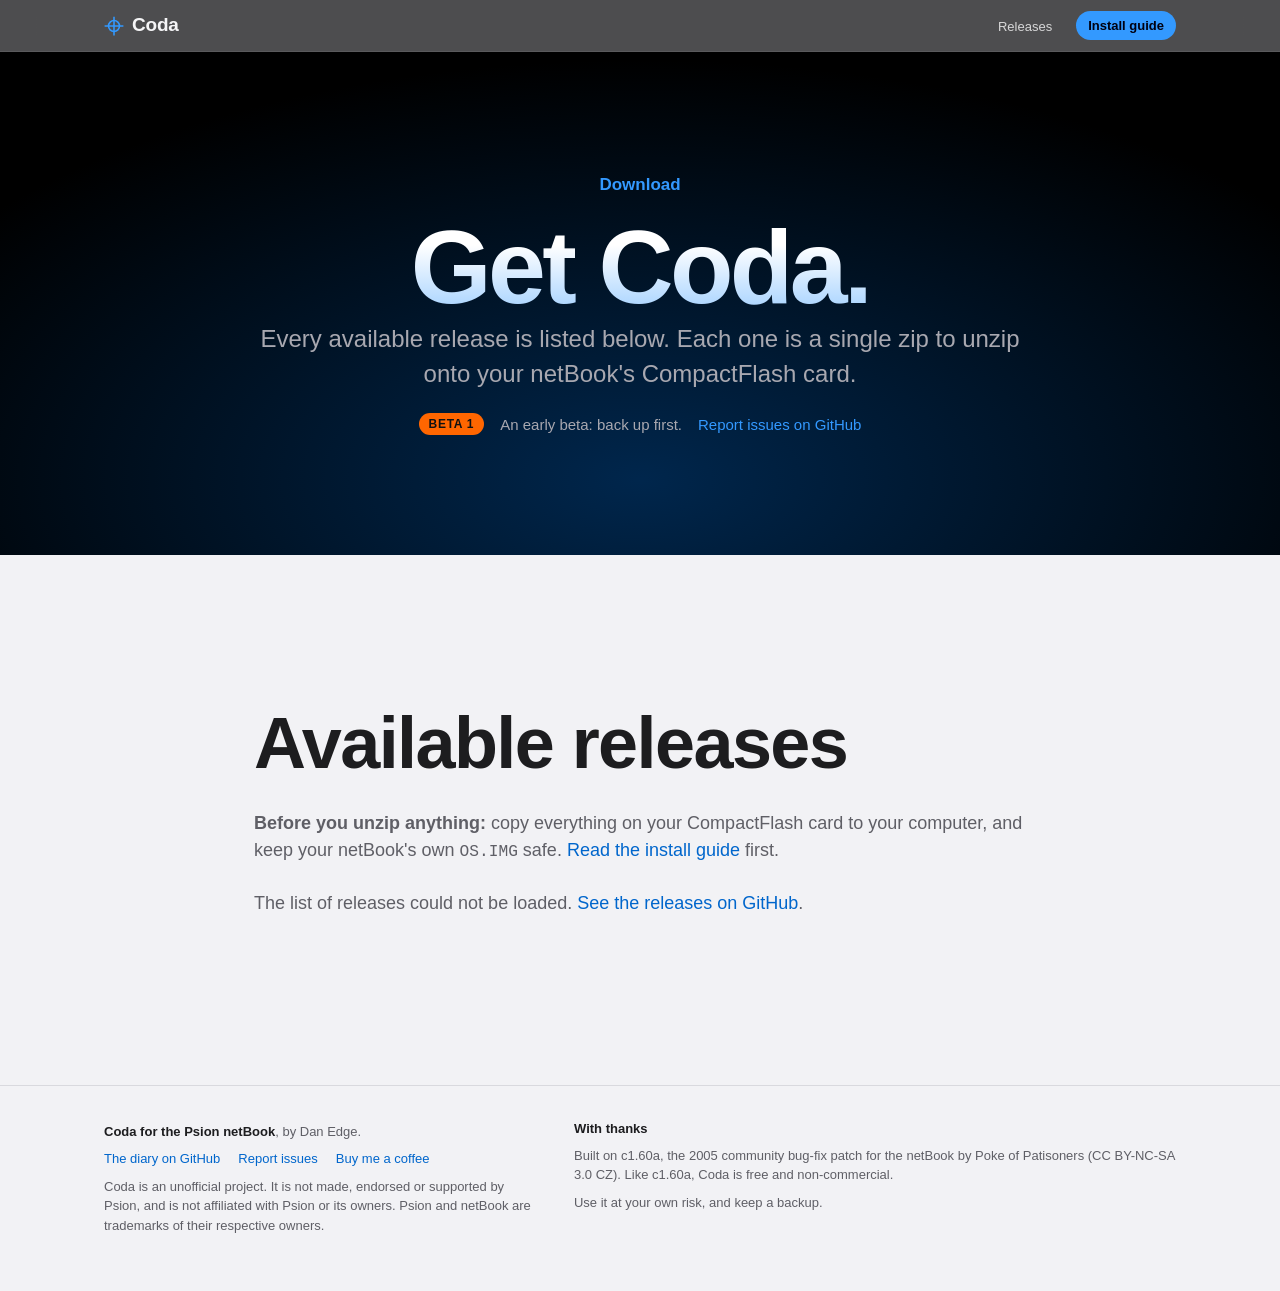
<file: download.html>
<!doctype html>
<html lang="en-GB">
<head>
<meta charset="utf-8">
<meta name="viewport" content="width=device-width, initial-scale=1, minimum-scale=1">
<title>Download Coda</title>
<meta name="description" content="Download Coda for the Psion netBook: every available release, with its zip to unzip onto a CompactFlash card.">
<meta name="color-scheme" content="light dark">
<meta name="theme-color" content="#000000">
<meta property="og:title" content="Download Coda for your Psion netBook">
<meta property="og:description" content="Every available Coda release, ready to unzip onto the netBook's CompactFlash card. Back up first.">
<meta property="og:type" content="website">
<meta property="og:image" content="https://danieledge.github.io/coda/img/system-coda.png">
<meta property="og:url" content="https://danieledge.github.io/coda/download.html">
<link rel="icon" href="favicon.svg" type="image/svg+xml">
<link rel="stylesheet" href="styles.css?v=20261124a">
<script>document.documentElement.classList.add("js")</script>
</head>
<body>
<a class="skip" href="#main">Skip to content</a>

<header class="nav" id="top">
  <nav class="nav-inner" aria-label="Main">
    <a class="brand" href="index.html" aria-label="Coda, home"><svg class="brand-mark" viewBox="0 0 64 64" aria-hidden="true"><g fill="none" stroke="currentColor" stroke-width="5"><circle cx="32" cy="32" r="17.5"/><path d="M32 2v60M2 32h60"/></g></svg>Coda</a>
    <ul class="nav-links">
      <li><a href="#releases">Releases</a></li>
    </ul>
    <a class="nav-cta" href="install.html">Install guide</a>
  </nav>
</header>

<main id="main">

<section class="hero dark install-hero" aria-labelledby="hero-title">
  <div class="wrap">
    <p class="eyebrow reveal">Download</p>
    <h1 id="hero-title" class="reveal">Get Coda.</h1>
    <p class="body-lg narrow-text center-text reveal">Every available release is listed below. Each one is a single zip to unzip onto your netBook's CompactFlash card.</p>
    <p class="beta-row reveal"><span class="beta-tag">Beta 1</span><span>An early beta: back up first.</span><a href="https://github.com/danieledge/coda/issues">Report issues on GitHub</a></p>
  </div>
</section>

<section class="light alt" id="releases" aria-labelledby="rel-title">
  <div class="wrap narrow">
    <h2 id="rel-title" class="reveal">Available releases</h2>
    <p class="body reveal"><strong>Before you unzip anything:</strong> copy everything on your CompactFlash card to your computer, and keep your netBook's own <code>OS.IMG</code> safe. <a href="install.html">Read the install guide</a> first.</p>
    <div id="release-list" class="release-list" aria-live="polite">
      <p class="body">Looking for releases&hellip;</p>
    </div>
    <noscript><p class="body">This list needs JavaScript. You can also find every release on <a href="https://github.com/danieledge/coda/releases">GitHub</a>.</p></noscript>
  </div>
</section>

</main>

<footer class="footer">
  <div class="wrap">
    <div class="footer-cols">
      <div>
        <p><strong>Coda for the Psion netBook</strong>, by Dan Edge.</p>
        <p class="footer-links"><a href="https://github.com/danieledge/PsiCoda">The diary on GitHub</a><a href="https://github.com/danieledge/coda/issues">Report issues</a><a href="https://buymeacoffee.com/danedge">Buy me a coffee</a></p>
        <p>Coda is an unofficial project. It is not made, endorsed or supported by Psion, and is not affiliated with Psion or its owners. Psion and netBook are trademarks of their respective owners.</p>
      </div>
      <div>
        <h2 class="footer-h">With thanks</h2>
        <p>Built on c1.60a, the 2005 community bug-fix patch for the netBook by Poke of Patisoners (CC BY-NC-SA 3.0 CZ). Like c1.60a, Coda is free and non-commercial.</p>
        <p>Use it at your own risk, and keep a backup.</p>
      </div>
    </div>
  </div>
</footer>

<script src="main.js" defer></script>
<script src="downloads.js" defer></script>
</body>
</html>
</file>
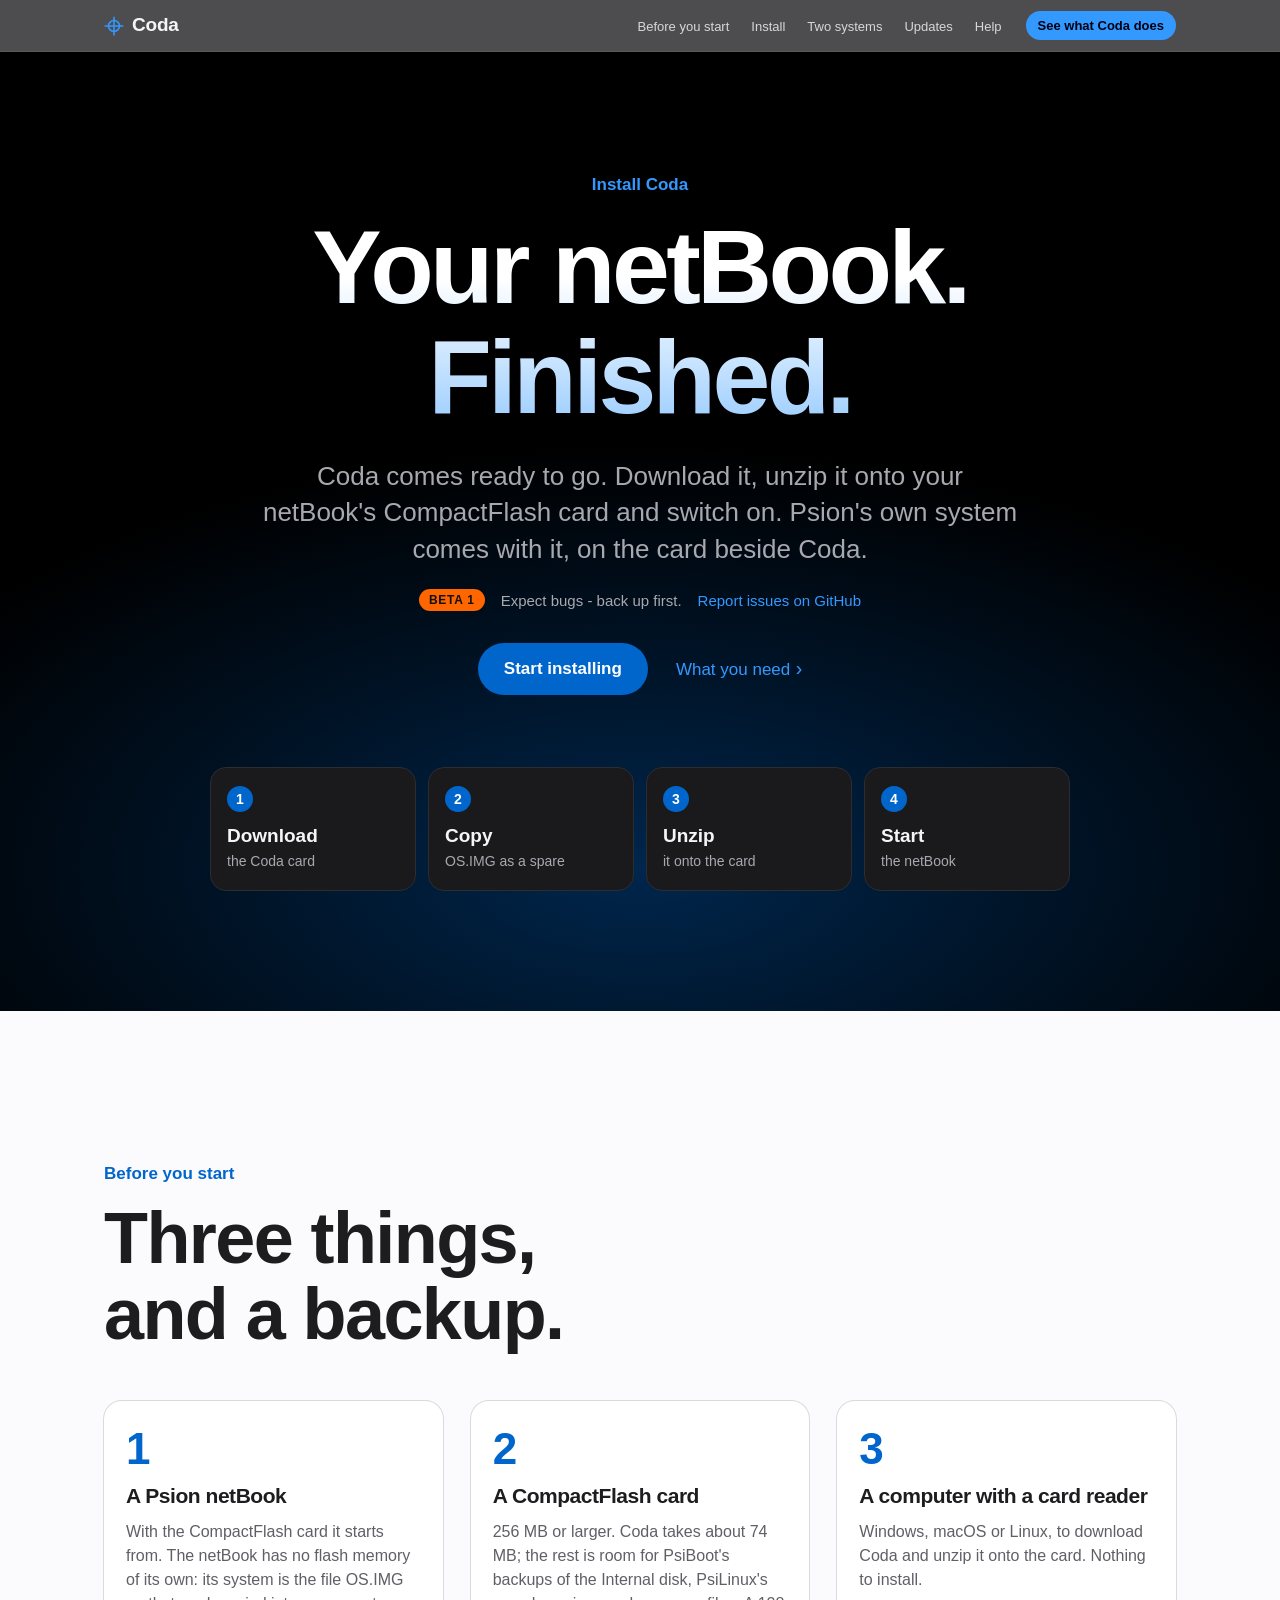
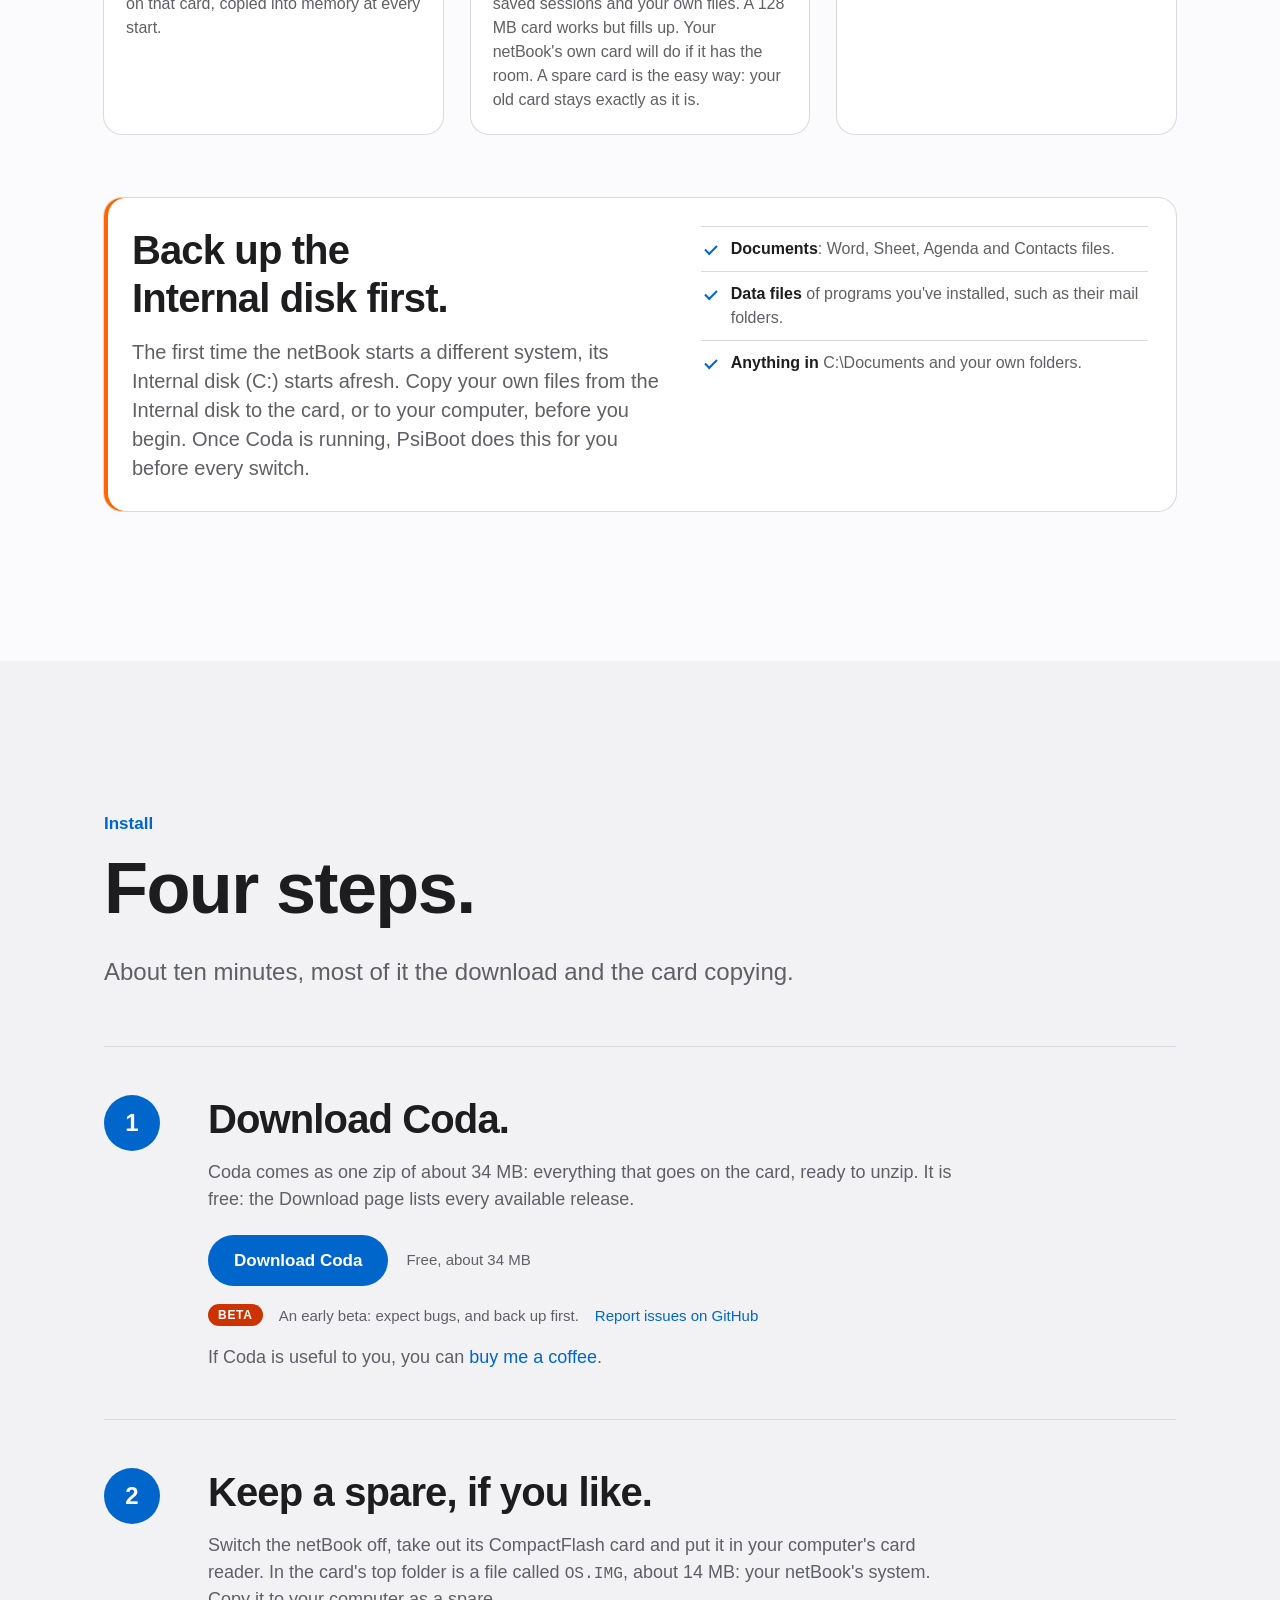
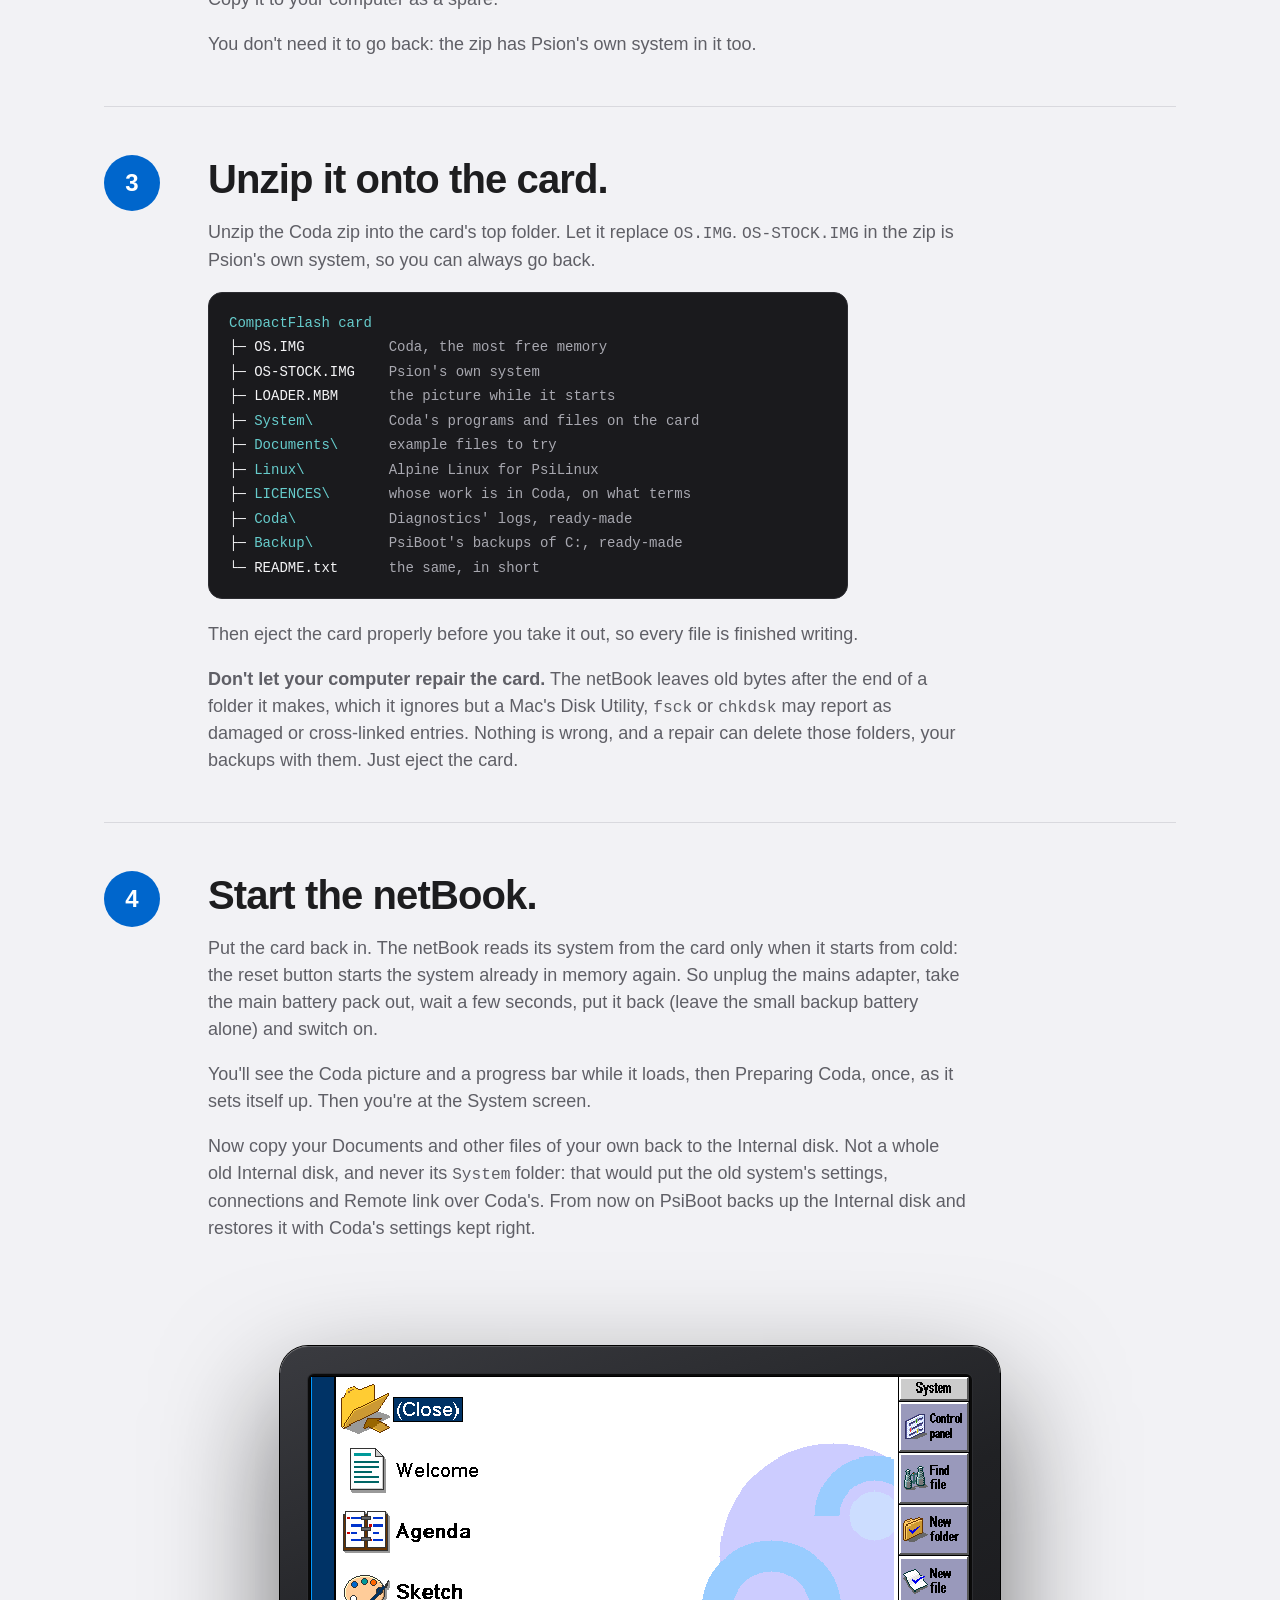
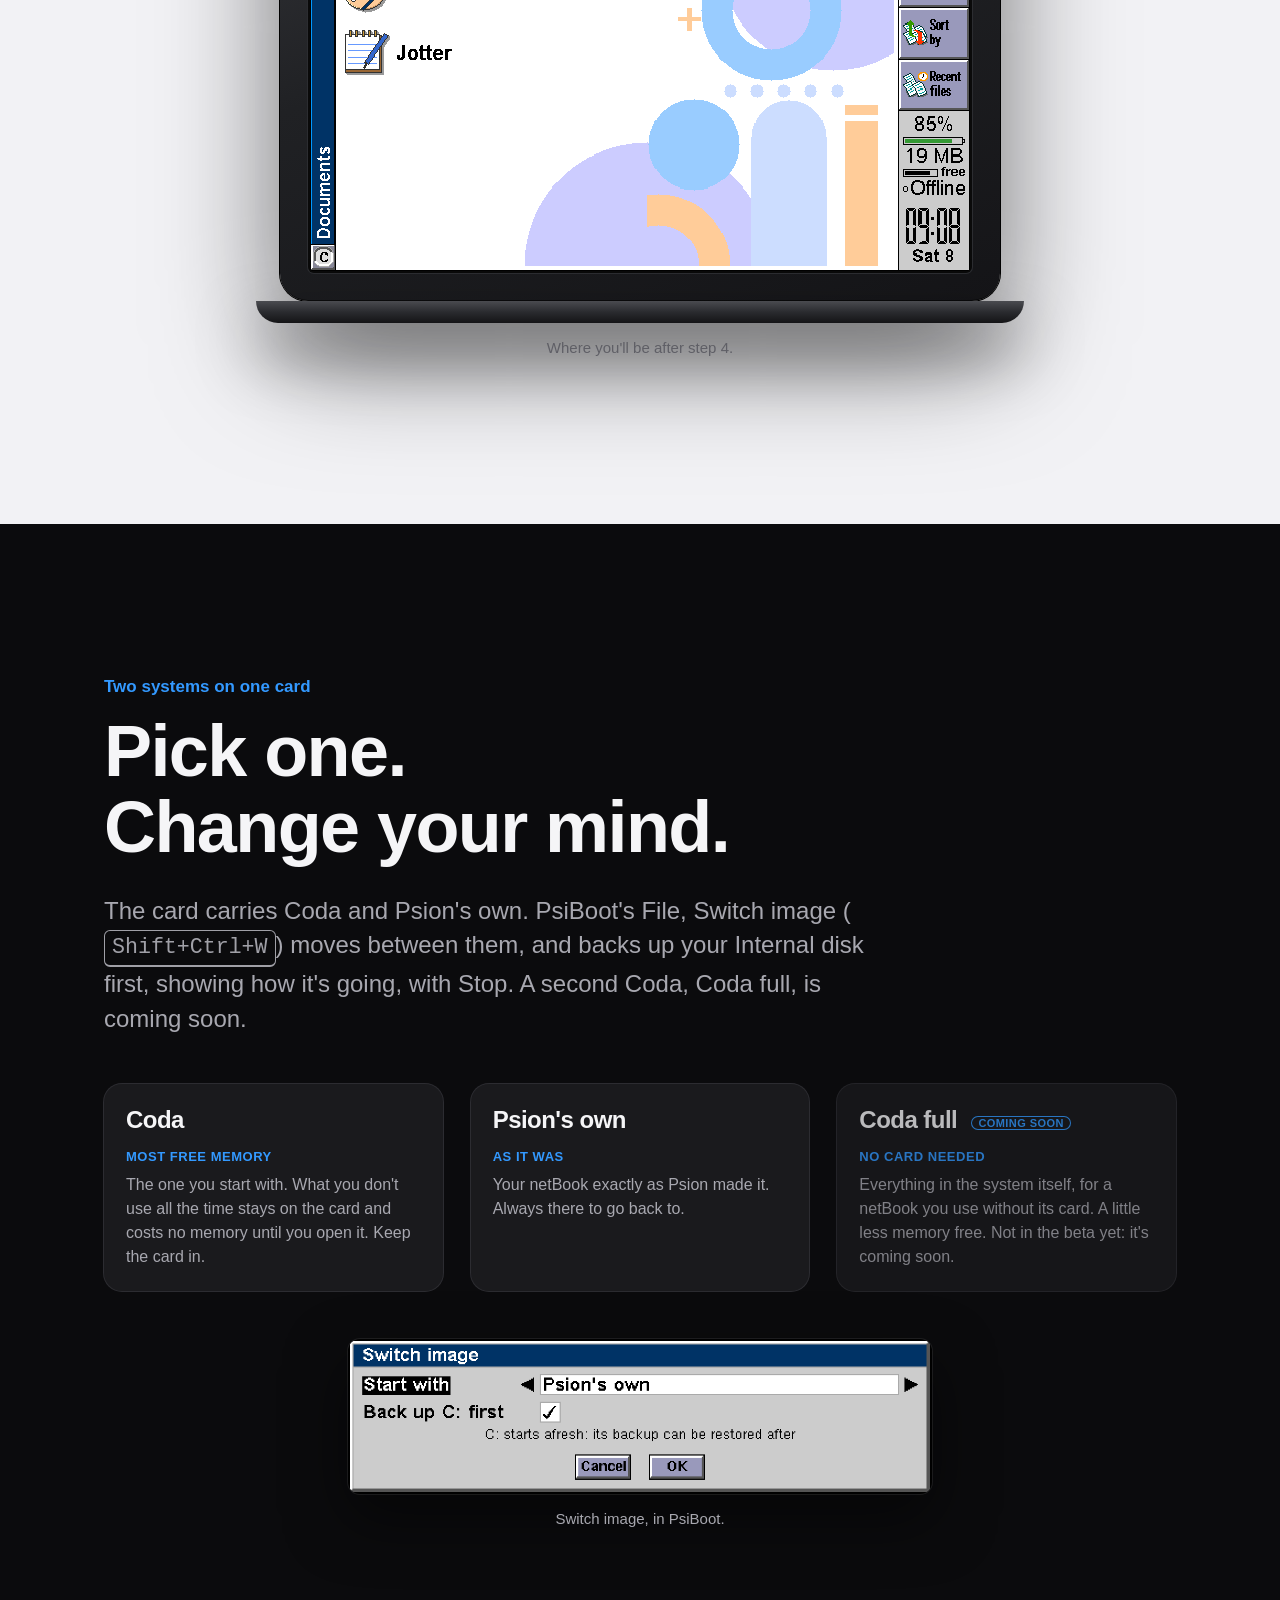
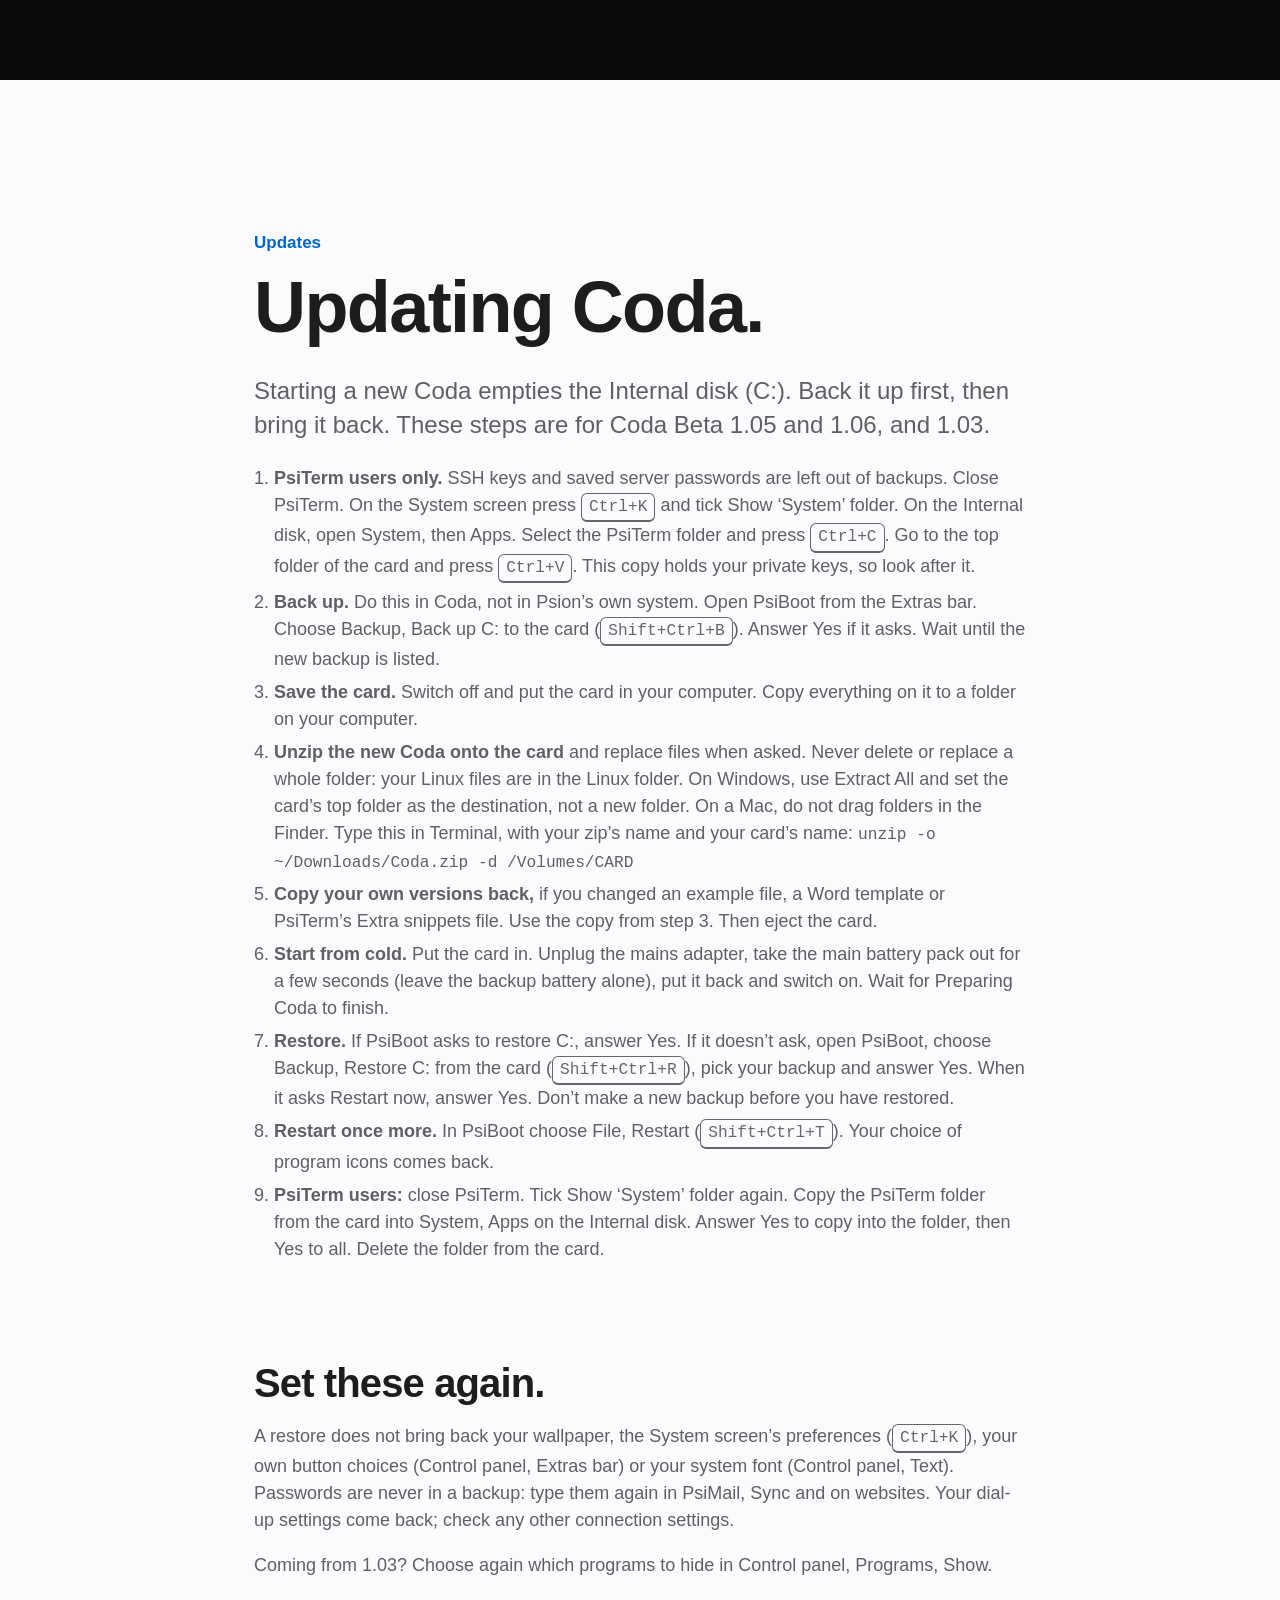
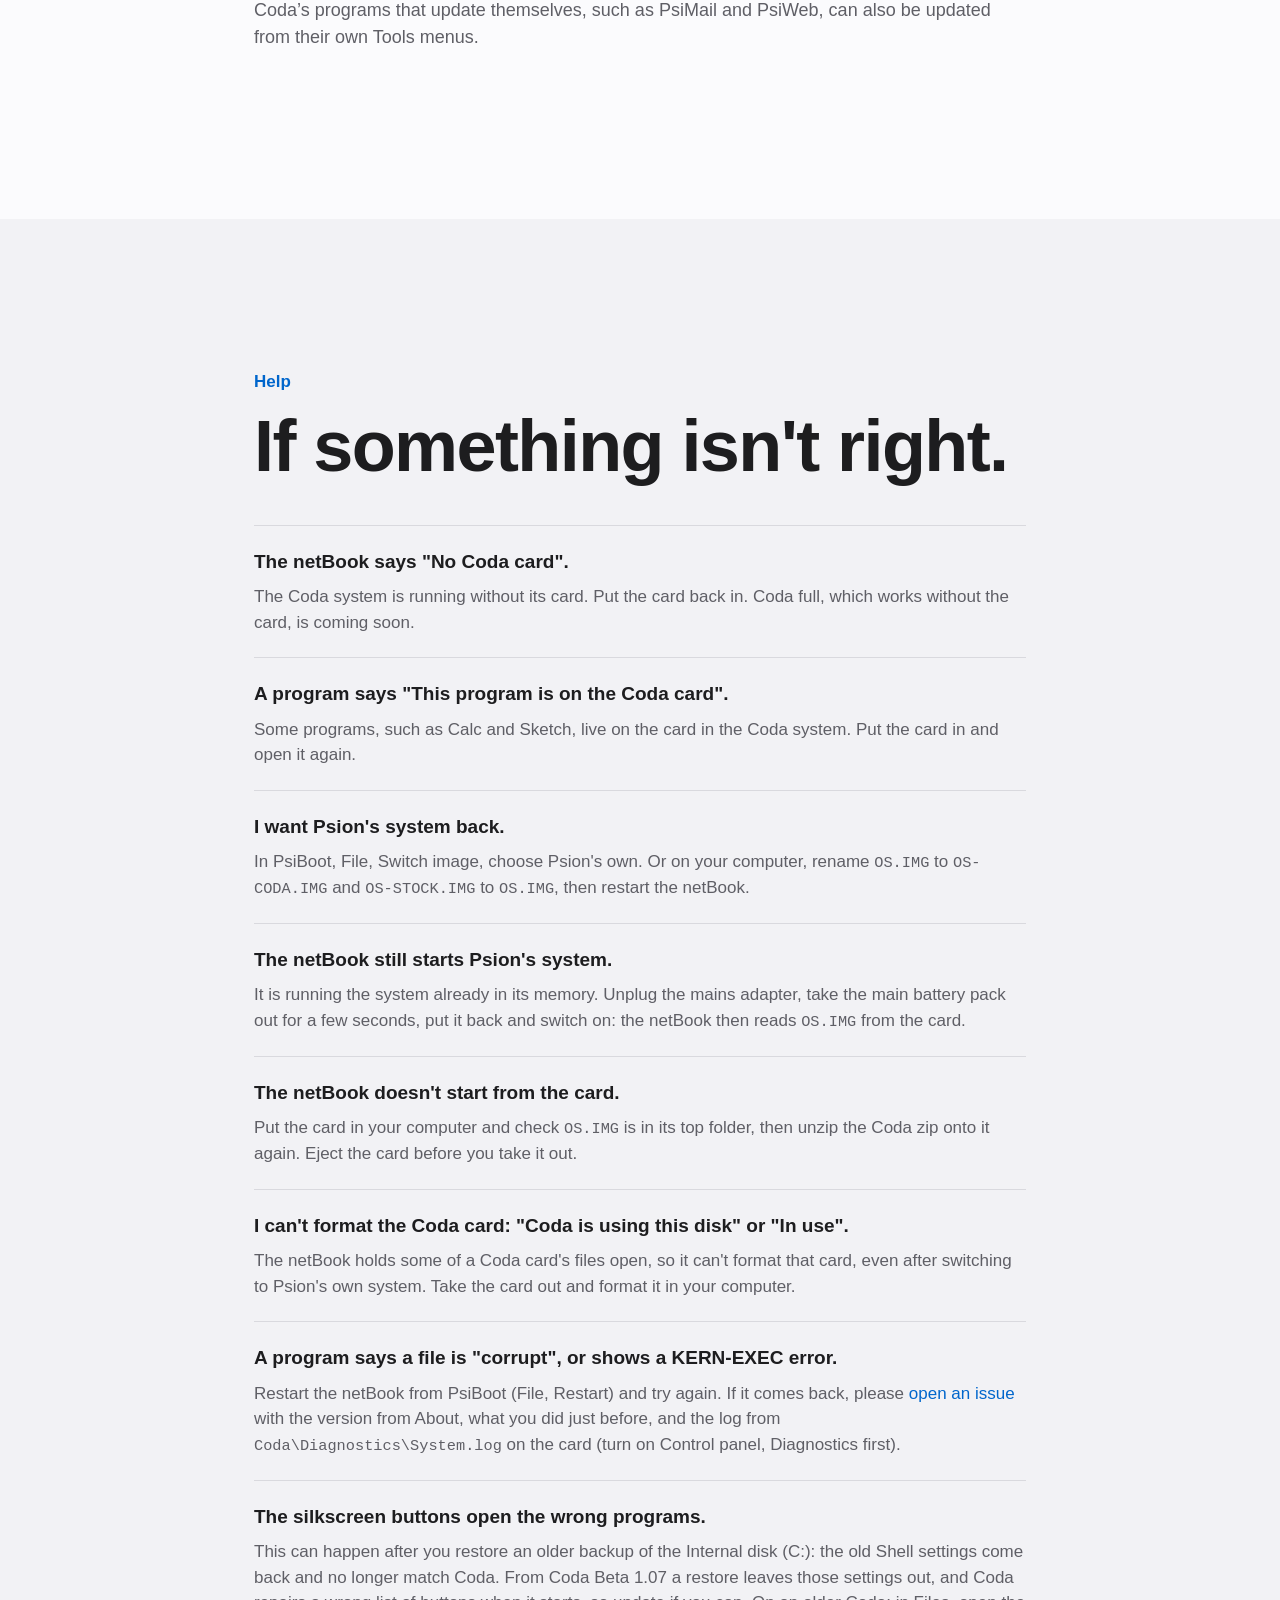
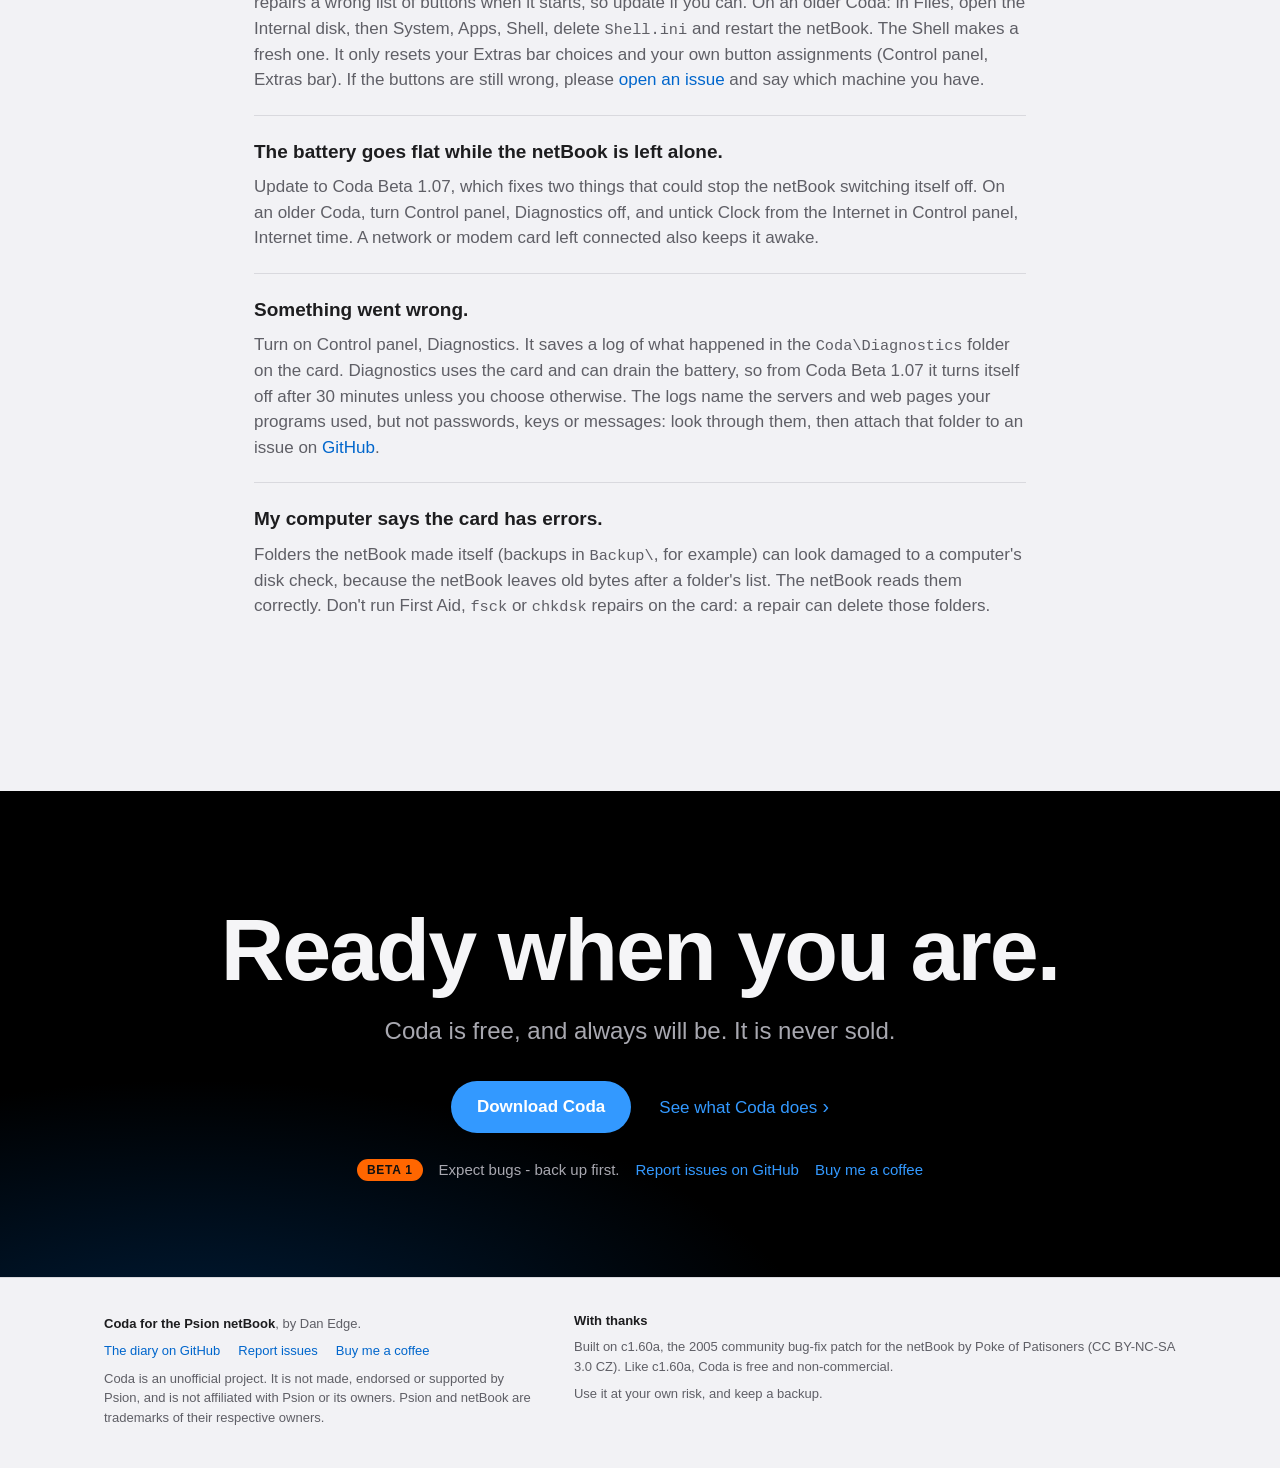
<file: install.html>
<!doctype html>
<html lang="en-GB">
<head>
<meta charset="utf-8">
<meta name="viewport" content="width=device-width, initial-scale=1, minimum-scale=1">
<title>Install Coda</title>
<meta name="description" content="How to put Coda on your Psion netBook: download the Coda card, unzip it onto a CompactFlash card and start up.">
<meta name="color-scheme" content="light dark">
<meta name="theme-color" content="#000000">
<meta property="og:title" content="Install Coda on your Psion netBook">
<meta property="og:description" content="A ready-made Coda card to download and unzip. Psion's own system comes with it, on the card beside Coda.">
<meta property="og:type" content="website">
<meta property="og:image" content="https://danieledge.github.io/coda/img/system-coda.png">
<meta property="og:url" content="https://danieledge.github.io/coda/install.html">
<link rel="icon" href="favicon.svg" type="image/svg+xml">
<link rel="stylesheet" href="styles.css?v=20261124a">
<script>document.documentElement.classList.add("js")</script>
</head>
<body>
<a class="skip" href="#main">Skip to content</a>

<header class="nav" id="top">
  <nav class="nav-inner" aria-label="Main">
    <a class="brand" href="index.html" aria-label="Coda, home"><svg class="brand-mark" viewBox="0 0 64 64" aria-hidden="true"><g fill="none" stroke="currentColor" stroke-width="5"><circle cx="32" cy="32" r="17.5"/><path d="M32 2v60M2 32h60"/></g></svg>Coda</a>
    <ul class="nav-links">
      <li><a href="#before">Before you start</a></li>
      <li><a href="#steps">Install</a></li>
      <li><a href="#images">Two systems</a></li>
      <li><a href="#update">Updates</a></li>
      <li><a href="#help">Help</a></li>
    </ul>
    <a class="nav-cta" href="index.html">See what Coda does</a>
  </nav>
</header>

<main id="main">

<!-- HERO -->
<section class="hero dark install-hero" aria-labelledby="hero-title">
  <div class="wrap">
    <p class="eyebrow reveal">Install Coda</p>
    <h1 id="hero-title" class="reveal">Your netBook.<br>Finished.</h1>
    <p class="lede reveal">Coda comes ready to go. Download it, unzip it onto your netBook's CompactFlash card and switch on. Psion's own system comes with it, on the card beside Coda.</p>
    <p class="beta-row reveal"><span class="beta-tag">Beta 1</span><span>Expect bugs - back up first.</span><a href="https://github.com/danieledge/coda/issues">Report issues on GitHub</a></p>
    <p class="cta-row reveal">
      <a class="btn" href="#steps">Start installing</a>
      <a class="link-arrow" href="#before">What you need</a>
    </p>
    <ol class="glance reveal" aria-label="Installing at a glance">
      <li><strong>Download</strong><span>the Coda card</span></li>
      <li><strong>Copy</strong><span>OS.IMG as a spare</span></li>
      <li><strong>Unzip</strong><span>it onto the card</span></li>
      <li><strong>Start</strong><span>the netBook</span></li>
    </ol>
  </div>
</section>

<!-- BEFORE YOU START -->
<section class="light" id="before" aria-labelledby="before-title">
  <div class="wrap">
    <p class="eyebrow reveal">Before you start</p>
    <h2 id="before-title" class="reveal">Three things,<br>and a backup.</h2>
    <div class="grid three need reveal">
      <div class="card">
        <span class="need-n" aria-hidden="true">1</span>
        <h3>A Psion netBook</h3>
        <p>With the CompactFlash card it starts from. The netBook has no flash memory of its own: its system is the file OS.IMG on that card, copied into memory at every start.</p>
      </div>
      <div class="card">
        <span class="need-n" aria-hidden="true">2</span>
        <h3>A CompactFlash card</h3>
        <p>256 MB or larger. Coda takes about 74 MB; the rest is room for PsiBoot's backups of the Internal disk, PsiLinux's saved sessions and your own files. A 128 MB card works but fills up. Your netBook's own card will do if it has the room. A spare card is the easy way: your old card stays exactly as it is.</p>
      </div>
      <div class="card">
        <span class="need-n" aria-hidden="true">3</span>
        <h3>A computer with a card reader</h3>
        <p>Windows, macOS or Linux, to download Coda and unzip it onto the card. Nothing to install.</p>
      </div>
    </div>

    <div class="note-card warn reveal">
      <div>
        <h3 class="h3-lg">Back up the Internal disk first.</h3>
        <p>The first time the netBook starts a different system, its Internal disk (C:) starts afresh. Copy your own files from the Internal disk to the card, or to your computer, before you begin. Once Coda is running, PsiBoot does this for you before every switch.</p>
      </div>
      <ul class="tick-list">
        <li><strong>Documents</strong>: Word, Sheet, Agenda and Contacts files.</li>
        <li><strong>Data files</strong> of programs you've installed, such as their mail folders.</li>
        <li><strong>Anything in</strong> C:\Documents and your own folders.</li>
      </ul>
    </div>
  </div>
</section>

<!-- STEPS -->
<section class="light alt" id="steps" aria-labelledby="steps-title">
  <div class="wrap">
    <p class="eyebrow reveal">Install</p>
    <h2 id="steps-title" class="reveal">Four steps.</h2>
    <p class="body-lg narrow-text reveal">About ten minutes, most of it the download and the card copying.</p>

    <ol class="steps">
      <li class="step reveal" id="download">
        <div class="step-num" aria-hidden="true">1</div>
        <div class="step-body">
          <h3 class="h3-lg">Download Coda.</h3>
          <p class="body">Coda comes as one zip of about 34 MB: everything that goes on the card, ready to unzip. It is free: the Download page lists every available release.</p>
          <div class="cta-row download-row">
            <a class="btn" href="download.html">Download Coda</a>
            <span class="caption">Free, about 34 MB</span>
            <p class="beta-row"><span class="beta-tag">Beta</span><span>An early beta: expect bugs, and back up first.</span><a href="https://github.com/danieledge/coda/issues">Report issues on GitHub</a></p>
          </div>
          <p class="body">If Coda is useful to you, you can <a href="https://buymeacoffee.com/danedge">buy me a coffee</a>.</p>
        </div>
      </li>
      <li class="step reveal">
        <div class="step-num" aria-hidden="true">2</div>
        <div class="step-body">
          <h3 class="h3-lg">Keep a spare, if you like.</h3>
          <p class="body">Switch the netBook off, take out its CompactFlash card and put it in your computer's card reader. In the card's top folder is a file called <code>OS.IMG</code>, about 14 MB: your netBook's system. Copy it to your computer as a spare.</p>
          <p class="body">You don't need it to go back: the zip has Psion's own system in it too.</p>
        </div>
      </li>
      <li class="step reveal">
        <div class="step-num" aria-hidden="true">3</div>
        <div class="step-body">
          <h3 class="h3-lg">Unzip it onto the card.</h3>
          <p class="body">Unzip the Coda zip into the card's top folder. Let it replace <code>OS.IMG</code>. <code>OS-STOCK.IMG</code> in the zip is Psion's own system, so you can always go back.</p>
          <div class="tree" tabindex="0" aria-label="The card after unzipping">
<pre><code><span class="t-dir">CompactFlash card</span>
├─ OS.IMG          <span class="c">Coda, the most free memory</span>
├─ OS-STOCK.IMG    <span class="c">Psion's own system</span>
├─ LOADER.MBM      <span class="c">the picture while it starts</span>
├─ <span class="t-dir">System\</span>         <span class="c">Coda's programs and files on the card</span>
├─ <span class="t-dir">Documents\</span>      <span class="c">example files to try</span>
├─ <span class="t-dir">Linux\</span>          <span class="c">Alpine Linux for PsiLinux</span>
├─ <span class="t-dir">LICENCES\</span>       <span class="c">whose work is in Coda, on what terms</span>
├─ <span class="t-dir">Coda\</span>           <span class="c">Diagnostics' logs, ready-made</span>
├─ <span class="t-dir">Backup\</span>         <span class="c">PsiBoot's backups of C:, ready-made</span>
└─ README.txt      <span class="c">the same, in short</span></code></pre>
          </div>
          <p class="body">Then eject the card properly before you take it out, so every file is finished writing.</p>
          <p class="body"><strong>Don't let your computer repair the card.</strong> The netBook leaves old bytes after the end of a folder it makes, which it ignores but a Mac's Disk Utility, <code>fsck</code> or <code>chkdsk</code> may report as damaged or cross-linked entries. Nothing is wrong, and a repair can delete those folders, your backups with them. Just eject the card.</p>
        </div>
      </li>

      <li class="step reveal">
        <div class="step-num" aria-hidden="true">4</div>
        <div class="step-body">
          <h3 class="h3-lg">Start the netBook.</h3>
          <p class="body">Put the card back in. The netBook reads its system from the card only when it starts from cold: the reset button starts the system already in memory again. So unplug the mains adapter, take the main battery pack out, wait a few seconds, put it back (leave the small backup battery alone) and switch on.</p>
          <p class="body">You'll see the Coda picture and a progress bar while it loads, then Preparing Coda, once, as it sets itself up. Then you're at the System screen.</p>
          <p class="body">Now copy your Documents and other files of your own back to the Internal disk. Not a whole old Internal disk, and never its <code>System</code> folder: that would put the old system's settings, connections and Remote link over Coda's. From now on PsiBoot backs up the Internal disk and restores it with Coda's settings kept right.</p>
        </div>
      </li>
    </ol>

    <div class="device small-device reveal">
      <div class="bezel">
        <div class="screen">
          <img src="img/system-coda.png" width="640" height="480" alt="The netBook's System screen in Coda Beta 1: the Documents bar with Welcome, Agenda, Sketch and Jotter, the Shapes wallpaper, and the toolbar with the battery, free memory, Offline and the clock." loading="lazy" decoding="async">
        </div>
      </div>
      <div class="deck" aria-hidden="true"></div>
    </div>
    <p class="caption center-text">Where you'll be after step 4.</p>
  </div>
</section>

<!-- TWO SYSTEMS -->
<section class="dark" id="images" aria-labelledby="images-title">
  <div class="wrap">
    <p class="eyebrow reveal">Two systems on one card</p>
    <h2 id="images-title" class="reveal">Pick one.<br>Change your mind.</h2>
    <p class="body-lg narrow-text reveal">The card carries Coda and Psion's own. PsiBoot's File, Switch image (<kbd>Shift+Ctrl+W</kbd>) moves between them, and backs up your Internal disk first, showing how it's going, with Stop. A second Coda, Coda full, is coming soon.</p>

    <div class="grid three reveal">
      <div class="card dark-card">
        <h3>Coda</h3>
        <p><strong class="tag">Most free memory</strong> The one you start with. What you don't use all the time stays on the card and costs no memory until you open it. Keep the card in.</p>
      </div>
      <div class="card dark-card">
        <h3>Psion's own</h3>
        <p><strong class="tag">As it was</strong> Your netBook exactly as Psion made it. Always there to go back to.</p>
      </div>
      <div class="card dark-card card-soon">
        <h3>Coda full <em class="af-new">Coming soon</em></h3>
        <p><strong class="tag">No card needed</strong> Everything in the system itself, for a netBook you use without its card. A little less memory free. Not in the beta yet: it's coming soon.</p>
      </div>
    </div>

    <figure class="frame center reveal">
      <img class="mid" src="img/boot-switch-beta1.png" width="1060" height="282" alt="PsiBoot's Switch image: Start with Psion's own, with Back up C: first ticked." loading="lazy" decoding="async">
      <figcaption>Switch image, in PsiBoot.</figcaption>
    </figure>
  </div>
</section>

<!-- UPDATES -->
<section class="light" id="update" aria-labelledby="update-title">
  <div class="wrap narrow">
    <p class="eyebrow reveal">Updates</p>
    <h2 id="update-title" class="reveal">Updating Coda.</h2>
    <p class="body-lg reveal">Starting a new Coda empties the Internal disk (C:). Back it up first, then bring it back. These steps are for Coda Beta 1.05 and 1.06, and 1.03.</p>

    <ol class="plain-list body reveal">
      <li><strong>PsiTerm users only.</strong> SSH keys and saved server passwords are left out of backups. Close PsiTerm. On the System screen press <kbd>Ctrl+K</kbd> and tick Show &lsquo;System&rsquo; folder. On the Internal disk, open System, then Apps. Select the PsiTerm folder and press <kbd>Ctrl+C</kbd>. Go to the top folder of the card and press <kbd>Ctrl+V</kbd>. This copy holds your private keys, so look after it.</li>
      <li><strong>Back up.</strong> Do this in Coda, not in Psion&rsquo;s own system. Open PsiBoot from the Extras bar. Choose Backup, Back up C: to the card (<kbd>Shift+Ctrl+B</kbd>). Answer Yes if it asks. Wait until the new backup is listed.</li>
      <li><strong>Save the card.</strong> Switch off and put the card in your computer. Copy everything on it to a folder on your computer.</li>
      <li><strong>Unzip the new Coda onto the card</strong> and replace files when asked. Never delete or replace a whole folder: your Linux files are in the Linux folder. On Windows, use Extract All and set the card&rsquo;s top folder as the destination, not a new folder. On a Mac, do not drag folders in the Finder. Type this in Terminal, with your zip&rsquo;s name and your card&rsquo;s name: <code>unzip -o ~/Downloads/Coda.zip -d /Volumes/CARD</code></li>
      <li><strong>Copy your own versions back,</strong> if you changed an example file, a Word template or PsiTerm&rsquo;s Extra snippets file. Use the copy from step 3. Then eject the card.</li>
      <li><strong>Start from cold.</strong> Put the card in. Unplug the mains adapter, take the main battery pack out for a few seconds (leave the backup battery alone), put it back and switch on. Wait for Preparing Coda to finish.</li>
      <li><strong>Restore.</strong> If PsiBoot asks to restore C:, answer Yes. If it doesn&rsquo;t ask, open PsiBoot, choose Backup, Restore C: from the card (<kbd>Shift+Ctrl+R</kbd>), pick your backup and answer Yes. When it asks Restart now, answer Yes. Don&rsquo;t make a new backup before you have restored.</li>
      <li><strong>Restart once more.</strong> In PsiBoot choose File, Restart (<kbd>Shift+Ctrl+T</kbd>). Your choice of program icons comes back.</li>
      <li><strong>PsiTerm users:</strong> close PsiTerm. Tick Show &lsquo;System&rsquo; folder again. Copy the PsiTerm folder from the card into System, Apps on the Internal disk. Answer Yes to copy into the folder, then Yes to all. Delete the folder from the card.</li>
    </ol>

    <h3 class="h3-lg sub-head reveal">Set these again.</h3>
    <p class="body reveal">A restore does not bring back your wallpaper, the System screen&rsquo;s preferences (<kbd>Ctrl+K</kbd>), your own button choices (Control panel, Extras bar) or your system font (Control panel, Text). Passwords are never in a backup: type them again in PsiMail, Sync and on websites. Your dial-up settings come back; check any other connection settings.</p>
    <p class="body reveal">Coming from 1.03? Choose again which programs to hide in Control panel, Programs, Show.</p>
    <p class="body reveal">Coda&rsquo;s programs that update themselves, such as PsiMail and PsiWeb, can also be updated from their own Tools menus.</p>
  </div>
</section>

<!-- HELP -->
<section class="light alt" id="help" aria-labelledby="help-title">
  <div class="wrap narrow">
    <p class="eyebrow reveal">Help</p>
    <h2 id="help-title" class="reveal">If something isn't right.</h2>

    <dl class="faq reveal">

      <dt>The netBook says "No Coda card".</dt>
      <dd>The Coda system is running without its card. Put the card back in. Coda full, which works without the card, is coming soon.</dd>

      <dt>A program says "This program is on the Coda card".</dt>
      <dd>Some programs, such as Calc and Sketch, live on the card in the Coda system. Put the card in and open it again.</dd>

      <dt>I want Psion's system back.</dt>
      <dd>In PsiBoot, File, Switch image, choose Psion's own. Or on your computer, rename <code>OS.IMG</code> to <code>OS-CODA.IMG</code> and <code>OS-STOCK.IMG</code> to <code>OS.IMG</code>, then restart the netBook.</dd>

      <dt>The netBook still starts Psion's system.</dt>
      <dd>It is running the system already in its memory. Unplug the mains adapter, take the main battery pack out for a few seconds, put it back and switch on: the netBook then reads <code>OS.IMG</code> from the card.</dd>

      <dt>The netBook doesn't start from the card.</dt>
      <dd>Put the card in your computer and check <code>OS.IMG</code> is in its top folder, then unzip the Coda zip onto it again. Eject the card before you take it out.</dd>

      <dt>I can't format the Coda card: "Coda is using this disk" or "In use".</dt>
      <dd>The netBook holds some of a Coda card's files open, so it can't format that card, even after switching to Psion's own system. Take the card out and format it in your computer.</dd>

      <dt>A program says a file is "corrupt", or shows a KERN-EXEC error.</dt>
      <dd>Restart the netBook from PsiBoot (File, Restart) and try again. If it comes back, please <a href="https://github.com/danieledge/coda/issues">open an issue</a> with the version from About, what you did just before, and the log from <code>Coda\Diagnostics\System.log</code> on the card (turn on Control panel, Diagnostics first).</dd>

      <dt>The silkscreen buttons open the wrong programs.</dt>
      <dd>This can happen after you restore an older backup of the Internal disk (C:): the old Shell settings come back and no longer match Coda. From Coda Beta 1.07 a restore leaves those settings out, and Coda repairs a wrong list of buttons when it starts, so update if you can. On an older Coda: in Files, open the Internal disk, then System, Apps, Shell, delete <code>Shell.ini</code> and restart the netBook. The Shell makes a fresh one. It only resets your Extras bar choices and your own button assignments (Control panel, Extras bar). If the buttons are still wrong, please <a href="https://github.com/danieledge/coda/issues">open an issue</a> and say which machine you have.</dd>

      <dt>The battery goes flat while the netBook is left alone.</dt>
      <dd>Update to Coda Beta 1.07, which fixes two things that could stop the netBook switching itself off. On an older Coda, turn Control panel, Diagnostics off, and untick Clock from the Internet in Control panel, Internet time. A network or modem card left connected also keeps it awake.</dd>

      <dt>Something went wrong.</dt>
      <dd>Turn on Control panel, Diagnostics. It saves a log of what happened in the <code>Coda\Diagnostics</code> folder on the card. Diagnostics uses the card and can drain the battery, so from Coda Beta 1.07 it turns itself off after 30 minutes unless you choose otherwise. The logs name the servers and web pages your programs used, but not passwords, keys or messages: look through them, then attach that folder to an issue on <a href="https://github.com/danieledge/coda/issues">GitHub</a>.</dd>

      <dt>My computer says the card has errors.</dt>
      <dd>Folders the netBook made itself (backups in <code>Backup\</code>, for example) can look damaged to a computer's disk check, because the netBook leaves old bytes after a folder's list. The netBook reads them correctly. Don't run First Aid, <code>fsck</code> or <code>chkdsk</code> repairs on the card: a repair can delete those folders.</dd>
    </dl>
  </div>
</section>

<!-- CLOSE -->
<section class="chapter close-band" aria-labelledby="close-title">
  <div class="wrap center-text">
    <h2 id="close-title" class="reveal">Ready when you are.</h2>
    <p class="body-lg narrow-text center-text reveal">Coda is free, and always will be. It is never sold.</p>
    <p class="cta-row center reveal">
      <a class="btn" href="download.html">Download Coda</a>
      <a class="link-arrow" href="index.html">See what Coda does</a>
    </p>
    <p class="beta-row reveal"><span class="beta-tag">Beta 1</span><span>Expect bugs - back up first.</span><a href="https://github.com/danieledge/coda/issues">Report issues on GitHub</a><a href="https://buymeacoffee.com/danedge">Buy me a coffee</a></p>
  </div>
</section>

</main>

<footer class="footer">
  <div class="wrap">
    <div class="footer-cols">
      <div>
        <p><strong>Coda for the Psion netBook</strong>, by Dan Edge.</p>
        <p class="footer-links"><a href="https://github.com/danieledge/PsiCoda">The diary on GitHub</a><a href="https://github.com/danieledge/coda/issues">Report issues</a><a href="https://buymeacoffee.com/danedge">Buy me a coffee</a></p>
        <p>Coda is an unofficial project. It is not made, endorsed or supported by Psion, and is not affiliated with Psion or its owners. Psion and netBook are trademarks of their respective owners.</p>
      </div>
      <div>
        <h2 class="footer-h">With thanks</h2>
        <p>Built on c1.60a, the 2005 community bug-fix patch for the netBook by Poke of Patisoners (CC BY-NC-SA 3.0 CZ). Like c1.60a, Coda is free and non-commercial.</p>
        <p>Use it at your own risk, and keep a backup.</p>
      </div>
    </div>
  </div>
</footer>

<script src="main.js" defer></script>
</body>
</html>
</file>
<file: styles.css>
/* Coda for the Psion netBook */

:root {
  --font: -apple-system, BlinkMacSystemFont, "SF Pro Display", "Segoe UI", Inter, Roboto, "Helvetica Neue", Arial, sans-serif;
  --mono: ui-monospace, "SF Mono", Menlo, Consolas, monospace;

  --light-bg: #fbfbfd;
  --light-alt: #f2f2f5;
  --light-fg: #1d1d1f;
  --light-muted: #5f5f66;
  --light-card: #ffffff;
  --light-line: #d9d9de;

  --dark-bg: #0b0b0d;
  --dark-deep: #000000;
  --dark-fg: #f5f5f7;
  --dark-muted: #a8a8b0;
  --dark-card: #1a1a1d;
  --dark-line: #2c2c31;

  /* Coda's colours, the netBook's own (each channel a multiple of 0x33) */
  --coda-navy: #003366;
  --coda-blue: #0066cc;
  --coda-sky: #3399ff;
  --coda-teal: #009999;
  --coda-orange: #ff6600;

  --accent: var(--coda-blue);
  --accent-dark: var(--coda-sky);

  --wrap: 1120px;
  --gutter: 24px;
  --radius: 18px;
  --nav-h: 52px;
}

@media (prefers-color-scheme: dark) {
  :root:not([data-theme="light"]) {
    --light-bg: #101012;
    --light-alt: #17171a;
    --light-fg: #f5f5f7;
    --light-muted: #a8a8b0;
    --light-card: #1f1f23;
    --light-line: #34343a;
    --accent: var(--coda-sky);
    --dark-bg: #050506;
    --dark-card: #19191c;
  }
}
:root[data-theme="dark"] {
  --light-bg: #101012;
  --light-alt: #17171a;
  --light-fg: #f5f5f7;
  --light-muted: #a8a8b0;
  --light-card: #1f1f23;
  --light-line: #34343a;
  --accent: var(--coda-sky);
  --dark-bg: #050506;
  --dark-card: #19191c;
}

*, *::before, *::after { box-sizing: border-box; }
html { scroll-behavior: smooth; scroll-padding-top: var(--nav-h); -webkit-text-size-adjust: 100%; }
body {
  margin: 0;
  font-family: var(--font);
  font-size: 17px;
  line-height: 1.5;
  color: var(--light-fg);
  background: var(--light-bg);
  -webkit-font-smoothing: antialiased;
  overflow-x: hidden;
}
img { max-width: 100%; height: auto; display: block; }
img.px { image-rendering: pixelated; image-rendering: crisp-edges; }
@supports (image-rendering: pixelated) { img.px { image-rendering: pixelated; } }
a { color: var(--accent); text-decoration: none; }
a:hover { text-decoration: underline; }
a:focus-visible, button:focus-visible, input:focus-visible + .ba-handle { outline: 3px solid var(--accent); outline-offset: 3px; border-radius: 6px; }
code, kbd { font-family: var(--mono); font-size: 0.9em; }
kbd {
  display: inline-block; padding: 1px 7px; border-radius: 6px;
  border: 1px solid currentColor; border-bottom-width: 2px; opacity: 0.95;
}

.sr-only { position: absolute; width: 1px; height: 1px; overflow: hidden; clip: rect(0 0 0 0); white-space: nowrap; }
.skip { position: absolute; left: 12px; top: -60px; z-index: 100; background: #fff; color: #000; padding: 10px 14px; border-radius: 8px; }
.skip:focus { top: 12px; }

/* Layout */
.wrap { max-width: var(--wrap); margin: 0 auto; padding: 0 var(--gutter); }
.wrap.narrow { max-width: 820px; }
.narrow-text { max-width: 760px; }
.center-text { text-align: center; margin-left: auto; margin-right: auto; }
section { padding: clamp(80px, 12vw, 150px) 0; position: relative; }

.light { background: var(--light-bg); color: var(--light-fg); }
.light.alt { background: var(--light-alt); }
.dark { background: var(--dark-bg); color: var(--dark-fg); --accent: var(--accent-dark); }
.dark.deep { background: var(--dark-deep); }

/* Type */
h1, h2, h3 { margin: 0; letter-spacing: -0.022em; line-height: 1.06; }
h1 { font-size: clamp(46px, 9vw, 104px); font-weight: 700; letter-spacing: -0.035em; }
h2 { font-size: clamp(36px, 6.4vw, 72px); font-weight: 700; margin-bottom: 28px; }
h3 { font-size: 21px; font-weight: 650; line-height: 1.2; }
.h3-lg { font-size: clamp(28px, 4vw, 40px); margin-bottom: 16px; }
.h3-sm { font-size: 19px; margin: 32px 0 10px; }
.eyebrow { font-size: 17px; font-weight: 600; margin: 0 0 14px; color: var(--accent); }
.light .eyebrow { color: var(--accent); }
.body-lg { font-size: clamp(19px, 2.2vw, 24px); line-height: 1.45; margin: 0 0 22px; font-weight: 450; }
.body { font-size: 18px; margin: 0 0 18px; }
.light .body-lg, .light .body { color: var(--light-muted); }
.dark .body-lg, .dark .body { color: var(--dark-muted); }
.light .body-lg strong, .dark .body-lg strong { color: inherit; }
.caption, figcaption { font-size: 15px; line-height: 1.45; margin-top: 14px; }
.light figcaption, .light .caption { color: var(--light-muted); }
.dark figcaption, .dark .caption { color: var(--dark-muted); }

/* Nav */
.nav {
  position: sticky; top: 0; z-index: 50; height: var(--nav-h);
  background: rgba(10, 10, 12, 0.72);
  -webkit-backdrop-filter: saturate(180%) blur(18px); backdrop-filter: saturate(180%) blur(18px);
  border-bottom: 1px solid rgba(255, 255, 255, 0.08);
  color: #f5f5f7;
}
.nav-inner { max-width: var(--wrap); margin: 0 auto; padding: 0 var(--gutter); height: 100%; display: flex; align-items: center; gap: 24px; }
.brand { display: inline-flex; align-items: center; gap: 8px; color: #f5f5f7; font-weight: 650; font-size: 19px; letter-spacing: -0.01em; }
.brand:hover { text-decoration: none; }
.brand-mark { width: 20px; height: 20px; color: var(--coda-sky); }
.nav-links { display: flex; gap: 22px; list-style: none; margin: 0 0 0 auto; padding: 0; }
.nav-links a { color: rgba(245, 245, 247, 0.82); font-size: 13px; }
.nav-links a:hover { color: #fff; text-decoration: none; }
.nav-links a[aria-current="true"] { color: #fff; box-shadow: 0 2px 0 var(--coda-sky); }
.nav-cta { font-size: 13px; color: #fff; background: var(--accent-dark); color: #001; padding: 5px 12px; border-radius: 980px; font-weight: 600; white-space: nowrap; }
.nav-cta:hover { text-decoration: none; filter: brightness(1.08); }

/* Buttons */
.cta-row { display: flex; align-items: center; gap: 28px; flex-wrap: wrap; margin: 32px 0 0; }
.cta-row.center { justify-content: center; }
.btn {
  display: inline-block; padding: 13px 26px; border-radius: 980px; font-size: 17px; font-weight: 600;
  background: var(--accent); color: #fff;
}
.dark .btn { background: var(--coda-blue); color: #fff; }
.btn:hover { text-decoration: none; filter: brightness(1.06); }
.link-arrow { font-weight: 500; }
.link-arrow::after { content: " \203A"; font-size: 1.15em; }

/* Hero */
.hero { padding-top: clamp(64px, 10vw, 120px); padding-bottom: 80px; text-align: center; overflow: hidden;
  background: radial-gradient(1200px 600px at 50% 85%, rgba(0, 51, 102, 0.75) 0%, rgba(11,11,13,0) 70%), var(--dark-deep); }
.hero h1 {
  background: linear-gradient(180deg, #ffffff 30%, #99ccff 100%);
  -webkit-background-clip: text; background-clip: text; color: transparent;
}
.hero .eyebrow { color: var(--coda-sky); }
.hero .lede { font-size: clamp(19px, 2.4vw, 26px); color: var(--dark-muted); max-width: 760px; margin: 26px auto 0; line-height: 1.4; }
.hero .cta-row { justify-content: center; }
.hero .caption { margin-top: 28px; }

/* The netBook frame */
.device { margin: clamp(48px, 7vw, 84px) auto 0; max-width: 1008px; }
.bezel {
  padding: clamp(10px, 2.6vw, 30px);
  border-radius: clamp(14px, 2.4vw, 28px);
  background: linear-gradient(160deg, #3a3b40 0%, #202124 45%, #151518 100%);
  box-shadow: 0 1px 0 rgba(255,255,255,0.18) inset, 0 -1px 0 rgba(0,0,0,0.6) inset, 0 50px 120px rgba(0,0,0,0.55), 0 0 0 1px #000;
}
.screen { border-radius: 4px; overflow: hidden; background: #000; box-shadow: 0 0 0 2px #0a0a0a, 0 0 0 3px #2c2d31; }
.screen img { width: 100%; }
.deck {
  height: clamp(12px, 2vw, 22px); margin: 0 -3.5%;
  border-radius: 0 0 22px 22px / 0 0 100% 100%;
  background: linear-gradient(180deg, #4a4b50 0%, #2a2b2f 50%, #141416 100%);
  box-shadow: 0 30px 60px rgba(0,0,0,0.5);
}

/* Story stats */
.stats { list-style: none; padding: 0; margin: 72px 0 0; display: grid; grid-template-columns: repeat(4, 1fr); gap: 24px; border-top: 1px solid var(--light-line); padding-top: 40px; }
.stats strong { display: block; font-size: clamp(34px, 4.6vw, 52px); font-weight: 700; letter-spacing: -0.03em; line-height: 1.05; }
.stats span { display: block; color: var(--light-muted); font-size: 16px; margin-top: 8px; }

/* Frames and cards */
.frame { margin: 48px 0 0; }
.frame img, .card img, .note-card img {
  border-radius: 12px; background: #fff;
  box-shadow: 0 0 0 1px rgba(0,0,0,0.08), 0 18px 50px rgba(0,0,0,0.12);
}
.dark .frame img, .dark-card img { box-shadow: 0 0 0 1px rgba(255,255,255,0.08), 0 24px 60px rgba(0,0,0,0.5); }
.frame.wide img { width: 100%; }
.frame.center { display: flex; flex-direction: column; align-items: center; text-align: center; }
.frame img.xl { width: min(100%, 666px); }
.frame img.mid { width: min(100%, 584px); margin: 0 auto; }
.frame img.tall, .card img.tall { width: auto; max-height: 420px; margin: 0 auto; }

.grid { display: grid; gap: 28px; margin-top: 48px; }
.grid.two { grid-template-columns: repeat(2, minmax(0, 1fr)); }
.grid.three { grid-template-columns: repeat(3, minmax(0, 1fr)); }
.grid > .frame, .grid > .ba { margin-top: 0; }

.card { background: var(--light-card); border-radius: var(--radius); padding: 22px; display: flex; flex-direction: column; gap: 12px; box-shadow: 0 0 0 1px var(--light-line); }
.card img { width: 100%; margin-bottom: 8px; box-shadow: 0 0 0 1px var(--light-line); }
.card p { margin: 0; color: var(--light-muted); font-size: 16px; }
.dark-card { background: var(--dark-card); box-shadow: 0 0 0 1px var(--dark-line); }
.dark-card p { color: var(--dark-muted); }
.card .link-arrow { margin-top: auto; padding-top: 6px; font-size: 16px; }

.note-card { margin-top: 64px; display: grid; grid-template-columns: 1.3fr 1fr; gap: 32px; align-items: center; background: var(--light-card); border-radius: var(--radius); padding: 28px; box-shadow: 0 0 0 1px var(--light-line); }
.note-card p { margin: 0; font-size: 20px; color: var(--light-muted); line-height: 1.45; }

.split { display: grid; grid-template-columns: 1fr 1fr; gap: clamp(32px, 5vw, 72px); align-items: center; margin-top: 56px; }
.split:first-child { margin-top: 0; }
.stack { display: flex; flex-direction: column; gap: 28px; }
.stack .frame { margin: 0; }

.feature { display: grid; grid-template-columns: 0.85fr 1.15fr; gap: clamp(32px, 5vw, 64px); align-items: center; margin-top: clamp(72px, 9vw, 110px); }
.feature.reverse { grid-template-columns: 1.15fr 0.85fr; }
.feature.reverse .feature-text { order: 2; }
.feature .ba { margin: 0; }

/* Chips */
.chips { list-style: none; padding: 0; margin: 32px 0 0; display: flex; flex-wrap: wrap; gap: 10px; }
.chips li { background: var(--dark-card); border: 1px solid var(--dark-line); padding: 8px 14px; border-radius: 980px; font-size: 15px; color: var(--dark-muted); }
.chips kbd { color: var(--dark-fg); margin-right: 6px; border-color: #55555c; }

/* Before and after slider */
.ba { --pos: 50%; margin: 48px 0 0; }
.ba.small { max-width: 420px; justify-self: center; width: 100%; }
.ba-stage {
  position: relative; overflow: hidden; border-radius: 12px; background: #fff;
  box-shadow: 0 0 0 1px rgba(0,0,0,0.08), 0 18px 50px rgba(0,0,0,0.14);
  touch-action: pan-y; user-select: none; -webkit-user-select: none;
}
.dark .ba-stage { box-shadow: 0 0 0 1px rgba(255,255,255,0.08), 0 24px 60px rgba(0,0,0,0.5); }
.ba-stage img { width: 100%; -webkit-user-drag: none; pointer-events: none; }
.ba-after { position: absolute; inset: 0; height: 100%; clip-path: inset(0 0 0 var(--pos)); }
.ba-handle {
  position: absolute; top: 0; bottom: 0; left: var(--pos); width: 2px; margin-left: -1px;
  background: #fff; box-shadow: 0 0 0 1px rgba(0,0,0,0.25); pointer-events: none;
}
.ba-handle::after {
  content: ""; position: absolute; top: 50%; left: 50%; width: 40px; height: 40px; margin: -20px 0 0 -20px;
  border-radius: 50%; background: rgba(255,255,255,0.96);
  box-shadow: 0 2px 10px rgba(0,0,0,0.35);
  background-image: url("data:image/svg+xml,%3Csvg xmlns='http://www.w3.org/2000/svg' viewBox='0 0 40 40'%3E%3Cpath d='M16 13l-6 7 6 7M24 13l6 7-6 7' fill='none' stroke='%23111' stroke-width='2.4' stroke-linecap='round' stroke-linejoin='round'/%3E%3C/svg%3E");
}
.ba-range {
  position: absolute; inset: 0; width: 100%; height: 100%; margin: 0; opacity: 0; cursor: ew-resize;
  -webkit-appearance: none; appearance: none; background: transparent;
}
.ba-range:focus-visible ~ .ba-handle::after, .ba-range:focus-visible + .ba-handle::after { outline: 3px solid var(--accent); outline-offset: 2px; }
.ba-label {
  position: absolute; top: 12px; font-size: 13px; font-weight: 600; padding: 4px 10px; border-radius: 980px;
  background: rgba(0,0,0,0.66); color: #fff; pointer-events: none; z-index: 1;
  -webkit-backdrop-filter: blur(8px); backdrop-filter: blur(8px);
}
.ba-label.left { left: 12px; }
.ba-label.right { right: 12px; }

/* Gallery tabs */
.gallery { margin-top: 40px; }
.tabs { display: flex; flex-wrap: wrap; gap: 8px; justify-content: center; margin-bottom: 8px; }
.tabs button {
  font: inherit; font-size: 15px; font-weight: 500; padding: 8px 16px; border-radius: 980px; cursor: pointer;
  border: 1px solid var(--light-line); background: var(--light-card); color: var(--light-fg);
}
.tabs button[aria-selected="true"] { background: var(--light-fg); color: var(--light-bg); border-color: var(--light-fg); }
.gallery .ba { margin-top: 24px; }
.gallery .ba-stage { max-width: 960px; margin: 0 auto; }
.gallery .ba-stage.slim { max-width: 170px; }
.gallery figcaption { text-align: center; max-width: 680px; margin-left: auto; margin-right: auto; font-size: 17px; }

/* Office formats */
.formats { display: grid; grid-template-columns: 1fr 1fr; gap: 28px; margin: 56px 0 40px; }
.format-col { background: var(--light-card); border-radius: 24px; padding: clamp(28px, 4vw, 48px); box-shadow: 0 0 0 1px var(--light-line); }
.format-col h3 { font-size: 17px; color: var(--light-muted); font-weight: 600; margin-bottom: 18px; }
.ext-list { list-style: none; margin: 0; padding: 0; display: flex; flex-wrap: wrap; gap: 4px 22px; }
.ext-list li { font-size: clamp(34px, 5.6vw, 64px); font-weight: 700; letter-spacing: -0.03em; line-height: 1.1; }
.format-col:first-child .ext-list li { color: #2b6be8; }
.format-col:last-child .ext-list li { color: #1f9d57; }

/* Linux */
.terminal img { background: #000; }
.facts { margin-top: 56px; }
.fact { border-top: 1px solid var(--dark-line); padding-top: 22px; }
.fact h3 { margin-bottom: 10px; }
.fact p { margin: 0; color: var(--dark-muted); }
.fact code, .fact kbd { color: var(--dark-fg); }
.linux-more { margin-top: 48px; }
.linux-more .frame { margin: 0; }

/* Lists */
.tick-list { list-style: none; padding: 0; margin: 24px 0 0; }
.tick-list li { padding: 10px 0 10px 30px; border-top: 1px solid var(--light-line); position: relative; color: var(--light-muted); }
.tick-list li::before { content: ""; position: absolute; left: 4px; top: 18px; width: 12px; height: 7px; border-left: 2px solid var(--accent); border-bottom: 2px solid var(--accent); transform: rotate(-45deg); }
.tick-list strong { color: var(--light-fg); font-weight: 600; }
.plain-list { margin: 0; padding-left: 20px; color: var(--light-muted); }
.plain-list li { margin: 6px 0; }

.swap { width: 100%; border-collapse: collapse; font-size: 18px; }
.swap th { text-align: left; font-size: 14px; color: var(--light-muted); font-weight: 600; padding: 0 0 10px; }
.swap td { padding: 12px 0; border-top: 1px solid var(--light-line); }
.swap td:first-child { color: var(--light-muted); text-decoration: line-through; text-decoration-thickness: 1px; }
.swap td:last-child { font-weight: 600; }

.pair { display: grid; grid-template-columns: 560fr 860fr; gap: 28px; margin: 56px 0 0; align-items: end; }
.pair .frame { margin: 0; text-align: center; }
.pair img { width: 100%; }

.detail-grid { list-style: none; padding: 0; margin: 48px 0 0; display: grid; grid-template-columns: repeat(3, minmax(0, 1fr)); gap: 16px; }
.detail-grid li { background: var(--light-card); border-radius: 14px; padding: 18px 20px; font-size: 16px; color: var(--light-muted); box-shadow: 0 0 0 1px var(--light-line); }
.detail-grid strong { display: block; color: var(--light-fg); font-size: 18px; margin-bottom: 2px; }

.repo-links { list-style: none; padding: 0; margin: 40px 0 0; display: flex; flex-wrap: wrap; justify-content: center; gap: 10px 26px; }
.repo-links a { color: var(--dark-muted); }
.repo-links a:hover { color: var(--dark-fg); }

/* Footer */
.footer { background: var(--light-alt); color: var(--light-muted); font-size: 13px; padding: 36px 0 48px; border-top: 1px solid var(--light-line); }
.footer p { margin: 0 0 8px; max-width: 760px; }
.footer strong { color: var(--light-fg); }

/* Scroll reveal */
.js .reveal { opacity: 0; transform: translateY(24px); transition: opacity 0.8s ease, transform 0.8s cubic-bezier(0.2, 0.7, 0.2, 1); }
.js .reveal.in { opacity: 1; transform: none; }
@media (prefers-reduced-motion: reduce) {
  html { scroll-behavior: auto; }
  .js .reveal { opacity: 1; transform: none; transition: none; }
}

/* Responsive */
@media (max-width: 980px) {
  .nav { height: auto; }
  .nav-inner { flex-wrap: wrap; height: auto; padding-top: 0; row-gap: 0; }
  .brand, .nav-cta { height: var(--nav-h); display: inline-flex; align-items: center; }
  .nav-cta { margin-left: auto; height: auto; }
  .nav-links { order: 3; width: 100%; max-width: 100%; min-width: 0; margin: 0; padding: 0 0 10px; overflow-x: auto; scrollbar-width: none; gap: 18px; }
  .nav-links::-webkit-scrollbar { display: none; }
  .nav-links a { white-space: nowrap; }
  html { scroll-padding-top: 96px; }
  .grid.three { grid-template-columns: repeat(2, minmax(0, 1fr)); }
  .detail-grid { grid-template-columns: repeat(2, minmax(0, 1fr)); }
  .stats { grid-template-columns: repeat(2, 1fr); }
  .feature, .feature.reverse { grid-template-columns: 1fr; }
  .feature.reverse .feature-text { order: 0; }
}
@media (max-width: 720px) {
  :root { --gutter: 16px; }
  body { font-size: 16px; }
  .grid.two, .grid.three, .split, .formats, .note-card, .detail-grid, .pair { grid-template-columns: 1fr; }
  .stats { grid-template-columns: 1fr 1fr; gap: 28px 16px; }
  .hero .cta-row { flex-direction: column; gap: 18px; }
  .deck { margin: 0 -2%; }
  .ba-handle::after { width: 34px; height: 34px; margin: -17px 0 0 -17px; }
  .tabs { justify-content: flex-start; flex-wrap: nowrap; overflow-x: auto; max-width: 100%; min-width: 0; margin-left: 0; margin-right: 0; padding: 0 24px 6px 0; scrollbar-width: none; -webkit-mask-image: linear-gradient(90deg, #000 calc(100% - 28px), transparent); mask-image: linear-gradient(90deg, #000 calc(100% - 28px), transparent); }
  .tabs::-webkit-scrollbar { display: none; }
  .tabs button { flex: 0 0 auto; }
  .card { padding: 16px; }
}

/* Medium width for crops that would otherwise blow up too far */
.frame.wide.md { max-width: 820px; margin-left: auto; margin-right: auto; }
.frame.wide.md figcaption { text-align: center; }
.ba-stage:has(.ba-range:focus-visible) .ba-handle::after { outline: 3px solid var(--accent); outline-offset: 2px; }

/* Chapters: a short dark band that opens each group of sections */
.chapter {
  padding: clamp(64px, 9vw, 112px) 0 clamp(56px, 8vw, 96px);
  background: radial-gradient(900px 420px at 15% 120%, rgba(0, 51, 102, 0.6) 0%, rgba(0,0,0,0) 70%), var(--dark-deep);
  color: var(--dark-fg); --accent: var(--accent-dark);
}
.chapter h2 { font-size: clamp(44px, 7.4vw, 88px); margin-bottom: 18px; }
.chapter .body-lg { color: var(--dark-muted); }
.chapter-links { list-style: none; padding: 0; margin: 30px 0 0; display: flex; flex-wrap: wrap; gap: 10px; }
.chapter-links a {
  display: inline-block; padding: 8px 14px; border-radius: 980px; font-size: 15px;
  color: var(--dark-fg); background: var(--dark-card); border: 1px solid var(--dark-line);
  transition: background-color .2s ease, border-color .2s ease;
}
.chapter-links a:hover { text-decoration: none; border-color: #55555c; background: #232327; }

/* A heading inside a section, with room above it */
.sub-head { margin-top: clamp(64px, 8vw, 96px); }
.visually-h2 { position: absolute; width: 1px; height: 1px; overflow: hidden; clip: rect(0 0 0 0); white-space: nowrap; }


/* Cards with a short picture */
.card img.short { width: auto; max-height: 200px; margin: 0 auto 8px; }

/* Two column tick list */
.tick-list.two-col { display: grid; grid-template-columns: repeat(2, minmax(0, 1fr)); column-gap: 40px; margin-top: 48px; }

/* Both machines */
.machine-cols { display: grid; grid-template-columns: repeat(2, minmax(0, 1fr)); gap: clamp(28px, 5vw, 64px); margin-top: 56px; }
.machine-col h3 { font-size: clamp(24px, 3vw, 30px); margin-bottom: 6px; }

/* Footer */
.footer-cols { display: grid; grid-template-columns: 1fr 1.4fr; gap: 40px; }
.footer-h { font-size: 13px; font-weight: 650; color: var(--light-fg); margin: 0 0 10px; letter-spacing: 0; }

h1, h2, h3 { text-wrap: balance; }
.body, .body-lg, figcaption { text-wrap: pretty; }

@media (max-width: 720px) {
  .tick-list.two-col, .machine-cols, .footer-cols { grid-template-columns: 1fr; }
  .chapter-links a { font-size: 14px; padding: 7px 12px; }
}

/* a before/after slider inside a card */
.card .ba { margin: 0 0 8px; }
.card .ba-stage img { margin-bottom: 0; box-shadow: none; }

/* Terminal listings (Linux) */
.term-list { max-width: 820px; margin: 40px auto 0; background: var(--dark-card); border: 1px solid var(--dark-line); border-radius: 14px; overflow-x: auto; -webkit-overflow-scrolling: touch; }
.term-list pre { margin: 0; padding: 20px 22px; font-family: var(--mono); font-size: 14px; line-height: 1.7; color: var(--dark-fg); white-space: pre; }
.term-list code { font-size: inherit; }
.term-list .c { color: var(--dark-muted); }
.term-list:focus-visible { outline: 3px solid var(--accent); outline-offset: 3px; }
.term-list + .body { margin-top: 28px; }
@media (max-width: 600px) { .term-list pre { font-size: 12.5px; padding: 16px; } }

/* phones: nothing may widen the page (Safari zooms out to fit a wide box) */
html, body { overflow-x: clip; }
.term-list { max-width: min(820px, 100%); min-width: 0; }
.term-list pre { width: max-content; min-width: 100%; }

/* phones: every box sized from the screen, not from its content */
img, svg, video, canvas, iframe, input, select, textarea { max-width: 100%; }
body { overflow-wrap: break-word; }
.grid > *, .split > *, .feature > *, .pair > *, .formats > *, .stats > *, .note-card > *,
.detail-grid > *, .machine-cols > *, .footer-cols > *, .tick-list.two-col > *,
.stack > *, .frame, .ba, figure, .wrap, .nav-inner > * { min-width: 0; }
.ext-list li { overflow-wrap: anywhere; }
.swap td { overflow-wrap: anywhere; }
.chips li, .chapter-links li { max-width: 100%; }


/* Everything in Coda: the complete list, grouped as the page is */
.all-features { margin-top: 32px; columns: 3 250px; column-gap: 40px; }
.af-group { font-size: 13px; font-weight: 650; letter-spacing: 0.04em; text-transform: uppercase; margin: 0 0 8px; padding-top: 18px; break-after: avoid; -webkit-column-break-after: avoid; }
.af-group:first-child { padding-top: 0; }
.af-group a { color: var(--accent); }
.af-list { list-style: none; margin: 0 0 8px; padding: 0; }
.af-list li { break-inside: avoid; -webkit-column-break-inside: avoid; padding: 9px 0; border-top: 1px solid var(--light-line); font-size: 15px; line-height: 1.4; }
.af-list a { font-weight: 600; color: var(--light-fg); }
.af-list a:hover { color: var(--accent); }
.af-list span { display: block; color: var(--light-muted); }
.af-new { font-style: normal; font-size: 11px; font-weight: 700; letter-spacing: 0.04em; text-transform: uppercase; color: var(--accent); margin-left: 8px; padding: 1px 7px; border-radius: 980px; box-shadow: inset 0 0 0 1px currentColor; vertical-align: 1px; }
.sub-head-sm { margin-top: 48px; }
@media (max-width: 720px) {
}
.deck { margin-left: max(-3.5%, calc(-1 * var(--gutter))); margin-right: max(-3.5%, calc(-1 * var(--gutter))); }
@media (max-width: 980px) {
  .nav-links { padding-right: 24px; -webkit-mask-image: linear-gradient(90deg, #000 calc(100% - 28px), transparent); mask-image: linear-gradient(90deg, #000 calc(100% - 28px), transparent); }
}
@media (max-width: 720px) { .af-list li { padding: 8px 0; } }


/* Install guide (install.html) */
.install-hero { padding-bottom: clamp(72px, 10vw, 120px); }
.glance { list-style: none; padding: 0; margin: clamp(48px, 7vw, 72px) auto 0; max-width: 860px; display: grid; grid-template-columns: repeat(4, minmax(0, 1fr)); gap: 12px; counter-reset: glance; }
.glance li { counter-increment: glance; background: var(--dark-card); border: 1px solid var(--dark-line); border-radius: 16px; padding: 18px 16px; text-align: left; }
.glance li::before { content: counter(glance); display: inline-grid; place-items: center; width: 26px; height: 26px; border-radius: 50%; background: var(--coda-blue); color: #fff; font-size: 14px; font-weight: 700; margin-bottom: 10px; }
.glance strong { display: block; font-size: 19px; color: var(--dark-fg); }
.glance span { display: block; font-size: 14px; color: var(--dark-muted); }

.need .card { position: relative; padding-top: 26px; }
.need-n { font-size: 44px; font-weight: 700; letter-spacing: -0.03em; line-height: 1; color: var(--accent); }
.note-card.warn { grid-template-columns: 1.2fr 1fr; align-items: start; box-shadow: 0 0 0 1px var(--light-line), inset 4px 0 0 var(--coda-orange); }
.note-card.warn .tick-list { margin-top: 0; }
.note-card.warn .tick-list li { font-size: 16px; }

.steps { list-style: none; padding: 0; margin: 56px 0 0; }
.step { display: grid; grid-template-columns: 72px minmax(0, 1fr); gap: clamp(16px, 3vw, 32px); padding: clamp(32px, 5vw, 48px) 0; border-top: 1px solid var(--light-line); }
.step-num { width: 56px; height: 56px; border-radius: 50%; display: grid; place-items: center; font-size: 24px; font-weight: 700; color: #fff; background: var(--accent); }
.step-body { max-width: 760px; }
.step-body .body:last-child { margin-bottom: 0; }

.download-row { margin: 22px 0 0; gap: 18px; }
.download-row .caption { margin: 0; }

.tree { max-width: min(640px, 100%); min-width: 0; margin: 8px 0 22px; background: var(--dark-card); border: 1px solid var(--dark-line); border-radius: 14px; overflow-x: auto; -webkit-overflow-scrolling: touch; }
.tree pre { margin: 0; padding: 18px 20px; font-family: var(--mono); font-size: 14px; line-height: 1.75; color: var(--dark-fg); white-space: pre; width: max-content; min-width: 100%; }
.tree code { font-size: inherit; }
.tree .c { color: var(--dark-muted); }
.tree .t-dir { color: #66cccc; }
.tree:focus-visible { outline: 3px solid var(--accent); outline-offset: 3px; }

.small-device { max-width: 720px; margin-top: 56px; }
.tag { display: block; font-size: 13px; font-weight: 650; letter-spacing: 0.04em; text-transform: uppercase; color: var(--coda-sky); margin-bottom: 6px; }
#images .card h3 { font-size: 24px; }

.faq { margin: 40px 0 0; }
.faq dt { font-size: 19px; font-weight: 650; color: var(--light-fg); padding-top: 22px; border-top: 1px solid var(--light-line); }
.faq dd { margin: 8px 0 22px; color: var(--light-muted); font-size: 17px; }

.close-band { text-align: center; }
.close-band .narrow-text { margin-left: auto; margin-right: auto; }

@media (max-width: 720px) {
  .glance { grid-template-columns: 1fr 1fr; }
  .note-card.warn { grid-template-columns: 1fr; }
  .step { grid-template-columns: 1fr; gap: 14px; }
  .step-num { width: 44px; height: 44px; font-size: 20px; }
  .tree pre { font-size: 12.5px; padding: 14px; }
}
.step > *, .glance > *, .need > * { min-width: 0; }
@media (max-width: 720px) { .step { grid-template-columns: minmax(0, 1fr); } }

/* Beta 1 (19 November 2026): the label, the line beside it, a quieter second button */
.beta-row { display: flex; align-items: center; justify-content: center; flex-wrap: wrap; gap: 8px 16px; margin: 22px 0 0; font-size: 15px; line-height: 1.4; }
.hero .beta-row { color: var(--dark-muted); }
.light .beta-row { color: var(--light-muted); }
.chapter .beta-row { color: var(--dark-muted); }
.beta-tag { display: inline-block; font-size: 12px; font-weight: 700; letter-spacing: 0.06em; text-transform: uppercase; line-height: 1; padding: 5px 10px; border-radius: 980px; color: #111; background: var(--coda-orange); }
.light .beta-tag { color: #fff; background: #cc3300; box-shadow: none; }
.beta-cta { display: flex; align-items: center; flex-wrap: wrap; gap: 14px 24px; margin: 28px 0 0; }
.beta-cta .beta-row { margin: 0; justify-content: flex-start; }
.btn-quiet { background: transparent; color: var(--accent); box-shadow: inset 0 0 0 1.5px currentColor; }
.dark .btn-quiet, .chapter .btn-quiet { background: transparent; color: var(--coda-sky); }
.close-band .beta-row { margin-top: 26px; }
.footer-links { display: flex; flex-wrap: wrap; gap: 4px 18px; }
.download-row .beta-row { margin: 0; justify-content: flex-start; }
.tools .eyebrow .af-new { vertical-align: 2px; }
.card-soon { opacity: 0.75; }
.download-row + .body { margin-top: 18px; }

/* Download page: the list of releases */
.release-list { display: grid; gap: 18px; margin-top: 26px; }
.release { gap: 10px; }
.release-top { display: flex; align-items: center; gap: 12px; flex-wrap: wrap; }
.release-name { margin: 0; font-size: 22px; }
.release-pre { font-size: 13px; font-weight: 600; padding: 2px 9px; border-radius: 999px; color: var(--light-muted); box-shadow: 0 0 0 1px var(--light-line); }
.release-row { margin-top: 8px; gap: 22px; }
.body-lg.narrow-text.center-text { margin-left: auto; margin-right: auto; }

/* Beta 1 announcement, under what Coda is */
.beta-announce { padding-top: clamp(56px, 8vw, 96px); padding-bottom: clamp(56px, 8vw, 96px); }
.beta-announce h2 { margin-bottom: 18px; }
.beta-row.start { justify-content: flex-start; margin: 0 0 14px; }
.beta-announce .cta-row { margin-top: 28px; }
.small-print { font-size: 15px; margin-top: 28px; }
.everything .all-features { margin-top: 36px; }
</file>
